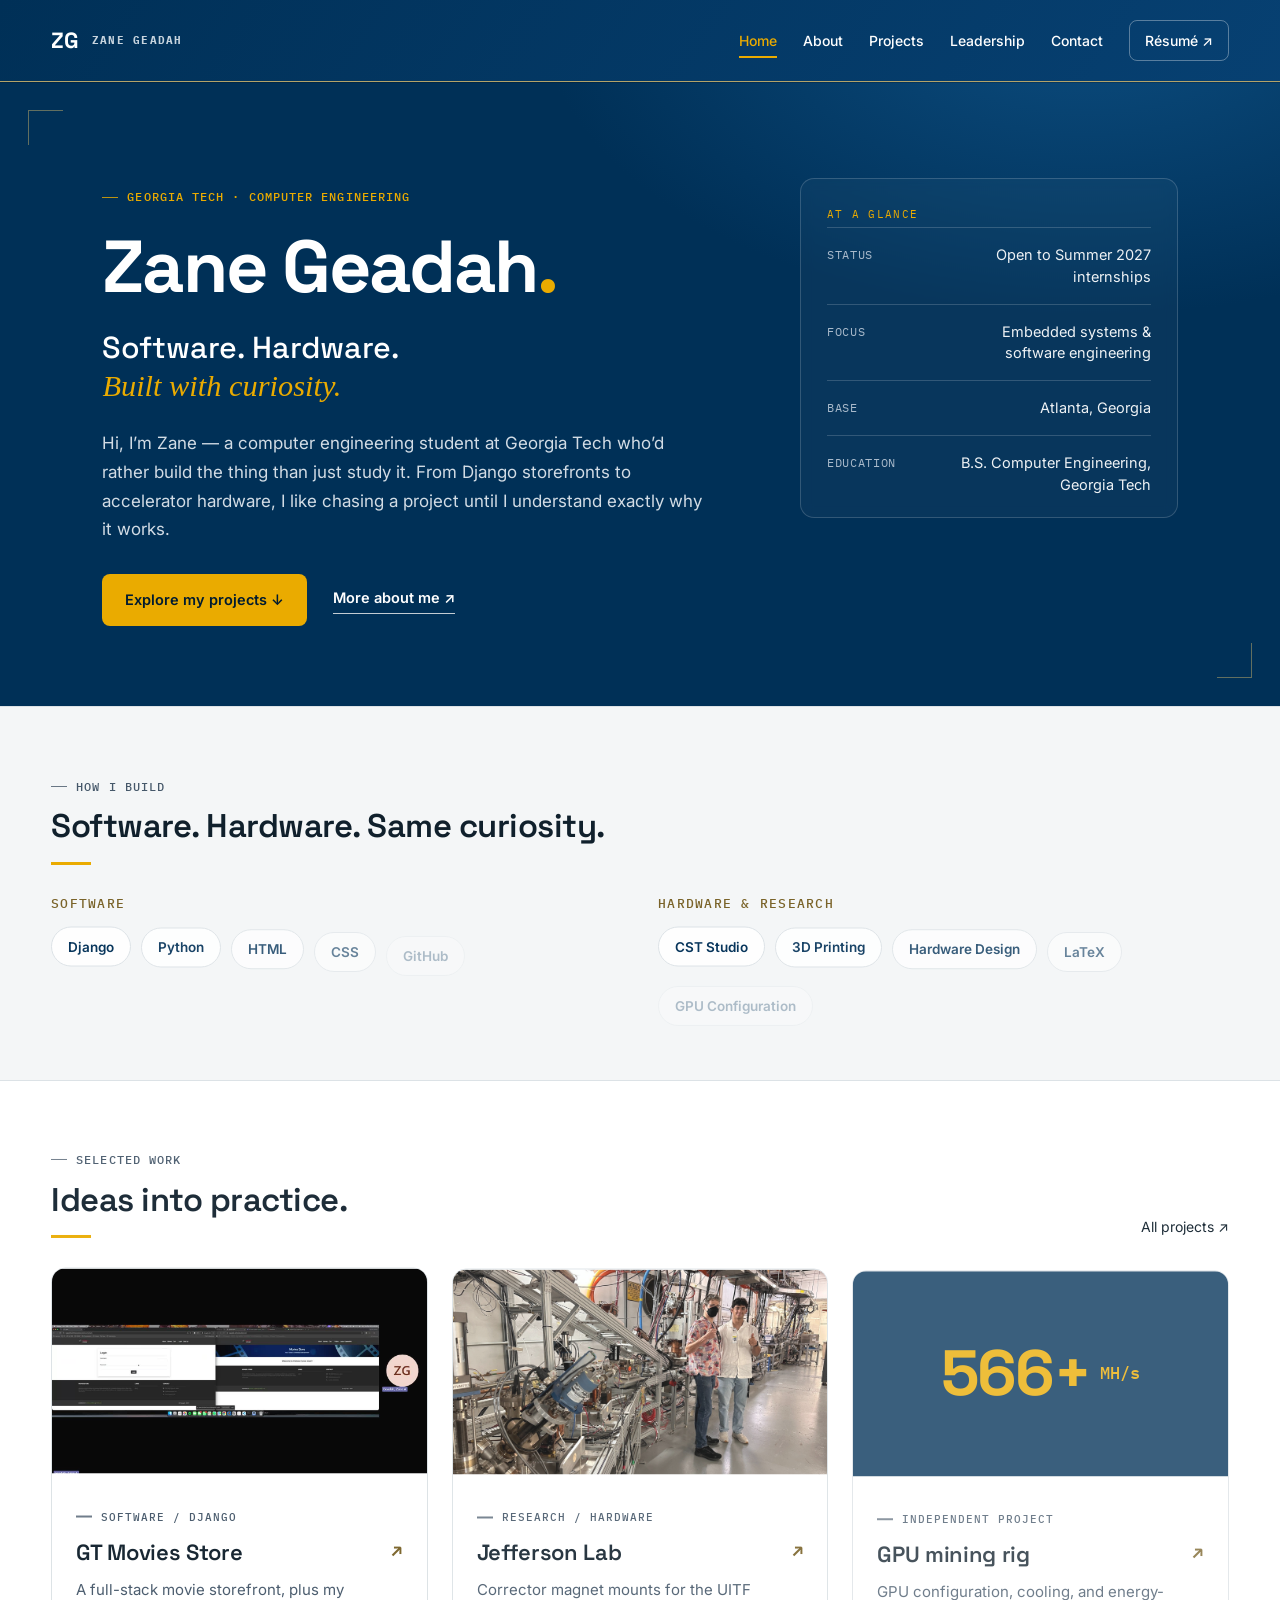
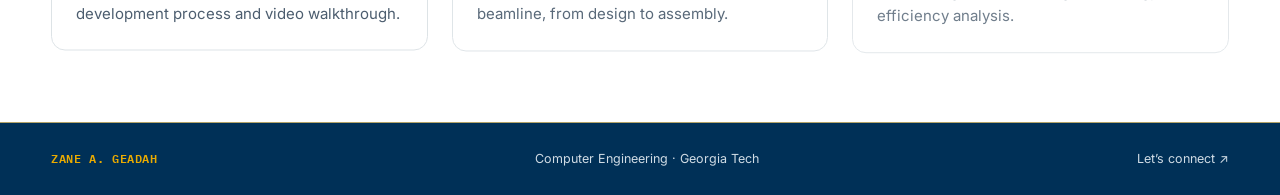
<file: index.html>
<!doctype html><html lang="en"><head><meta charset="utf-8"><meta name="viewport" content="width=device-width,initial-scale=1"><title>Engineering portfolio | Zane Geadah</title><meta name="description" content="Zane Geadah — Georgia Tech computer engineering student. Projects, research, leadership, and a GT Movies Store walkthrough."><meta name="theme-color" content="#003057"><link rel="icon" href="data:image/svg+xml,%3Csvg xmlns='http://www.w3.org/2000/svg' viewBox='0 0 64 64'%3E%3Crect width='64' height='64' rx='14' fill='%23003057'/%3E%3Ctext x='32' y='41' font-family='Georgia,serif' font-size='26' fill='%23eaab00' text-anchor='middle'%3EZG%3C/text%3E%3C/svg%3E"><link rel="preconnect" href="https://fonts.googleapis.com"><link rel="preconnect" href="https://fonts.gstatic.com" crossorigin><link rel="stylesheet" href="https://fonts.googleapis.com/css2?family=Space+Grotesk:wght@500;600;700&family=Inter:wght@400;500;600;700&family=IBM+Plex+Mono:wght@400;500;600&display=swap"><link rel="stylesheet" href="style.css"></head><body><a class="skip" href="#main">Skip to content</a><header><a class="brand" href="index.html">ZG<span>ZANE GEADAH</span></a><button class="nav-toggle" type="button" aria-expanded="false" aria-controls="site-nav"><span class="nav-toggle-bars" aria-hidden="true"></span><span class="visually-hidden">Menu</span></button><nav id="site-nav" aria-label="Main navigation"><a href="index.html" aria-current="page">Home</a><a href="about.html">About</a><a href="projects.html">Projects</a><a href="leadership.html">Leadership</a><a href="contact.html">Contact</a><a class="resume" href="assets/Zane-Geadah-Resume.pdf" target="_blank" rel="noopener">Résumé ↗</a></nav></header><main id="main"><section class="home-hero"><div class="hero-grid wrap"><div class="hero-copy"><p class="eyebrow">GEORGIA TECH · COMPUTER ENGINEERING</p><h1>Zane Geadah<span class="gold">.</span></h1><p class="hero-line">Software. Hardware.<br><em>Built with curiosity.</em></p><p class="intro-text">Hi, I’m Zane — a computer engineering student at Georgia Tech who’d rather build the thing than just study it. From Django storefronts to accelerator hardware, I like chasing a project until I understand exactly why it works.</p><div class="actions"><a class="button" href="projects.html">Explore my projects ↓</a><a class="text-link" href="about.html">More about me ↗</a></div></div><aside class="hero-plate" aria-label="At a glance"><p class="hero-plate-title">AT A GLANCE</p><dl><div><dt>Status</dt><dd>Open to Summer 2027 internships</dd></div><div><dt>Focus</dt><dd>Embedded systems &amp; software engineering</dd></div><div><dt>Base</dt><dd>Atlanta, Georgia</dd></div><div><dt>Education</dt><dd>B.S. Computer Engineering, Georgia Tech</dd></div></dl></aside></div></section><section class="toolbox wrap"><div class="section-title"><div><p class="eyebrow">HOW I BUILD</p><h2>Software. Hardware. Same curiosity.</h2></div></div><div class="toolbox-groups"><div class="toolbox-group"><h3>SOFTWARE</h3><div class="toolbox-tags"><span>Django</span><span>Python</span><span>HTML</span><span>CSS</span><span>GitHub</span><span>PythonAnywhere</span></div></div><div class="toolbox-group"><h3>HARDWARE &amp; RESEARCH</h3><div class="toolbox-tags"><span>CST Studio</span><span>3D Printing</span><span>Hardware Design</span><span>LaTeX</span><span>GPU Configuration</span><span>Thermal Management</span></div></div></div></section><section class="home-projects wrap"><div class="section-title"><div><p class="eyebrow">SELECTED WORK</p><h2>Ideas into practice.</h2></div><a href="projects.html">All projects ↗</a></div><div class="cards"><a class="card" href="gt-movies-store.html"><div class="card-image"><img src="assets/gt-movies-store-poster.jpg" alt="" loading="lazy"></div><div class="card-copy"><p class="eyebrow">SOFTWARE / DJANGO</p><h2>GT Movies Store<span aria-hidden="true">↗</span></h2><p>A full-stack movie storefront, plus my development process and video walkthrough.</p></div></a><a class="card" href="jefferson-lab.html"><div class="card-image"><img src="assets/uitf-beamline.jpg" alt="" loading="lazy"></div><div class="card-copy"><p class="eyebrow">RESEARCH / HARDWARE</p><h2>Jefferson Lab<span aria-hidden="true">↗</span></h2><p>Corrector magnet mounts for the UITF beamline, from design to assembly.</p></div></a><a class="card" href="mining-rig.html"><div class="card-mark" aria-hidden="true"><span data-count="700" data-suffix="+">700+</span> <small>MH/s</small></div><div class="card-copy"><p class="eyebrow">INDEPENDENT PROJECT</p><h2>GPU mining rig<span aria-hidden="true">↗</span></h2><p>GPU configuration, cooling, and energy-efficiency analysis.</p></div></a></div></section></main><footer><a class="footer-name" href="index.html">ZANE A. GEADAH</a><span>Computer Engineering · Georgia Tech</span><a href="mailto:zageadah@gmail.com">Let’s connect ↗</a></footer><dialog id="image-viewer" aria-label="Project image detail"><button id="close-viewer" aria-label="Close image">Close ×</button><img id="viewer-image" alt=""><p id="viewer-caption"></p></dialog><script src="assets/vendor/anime.min.js"></script><script src="site.js"></script><script src="motion.js"></script></body></html>
</file>
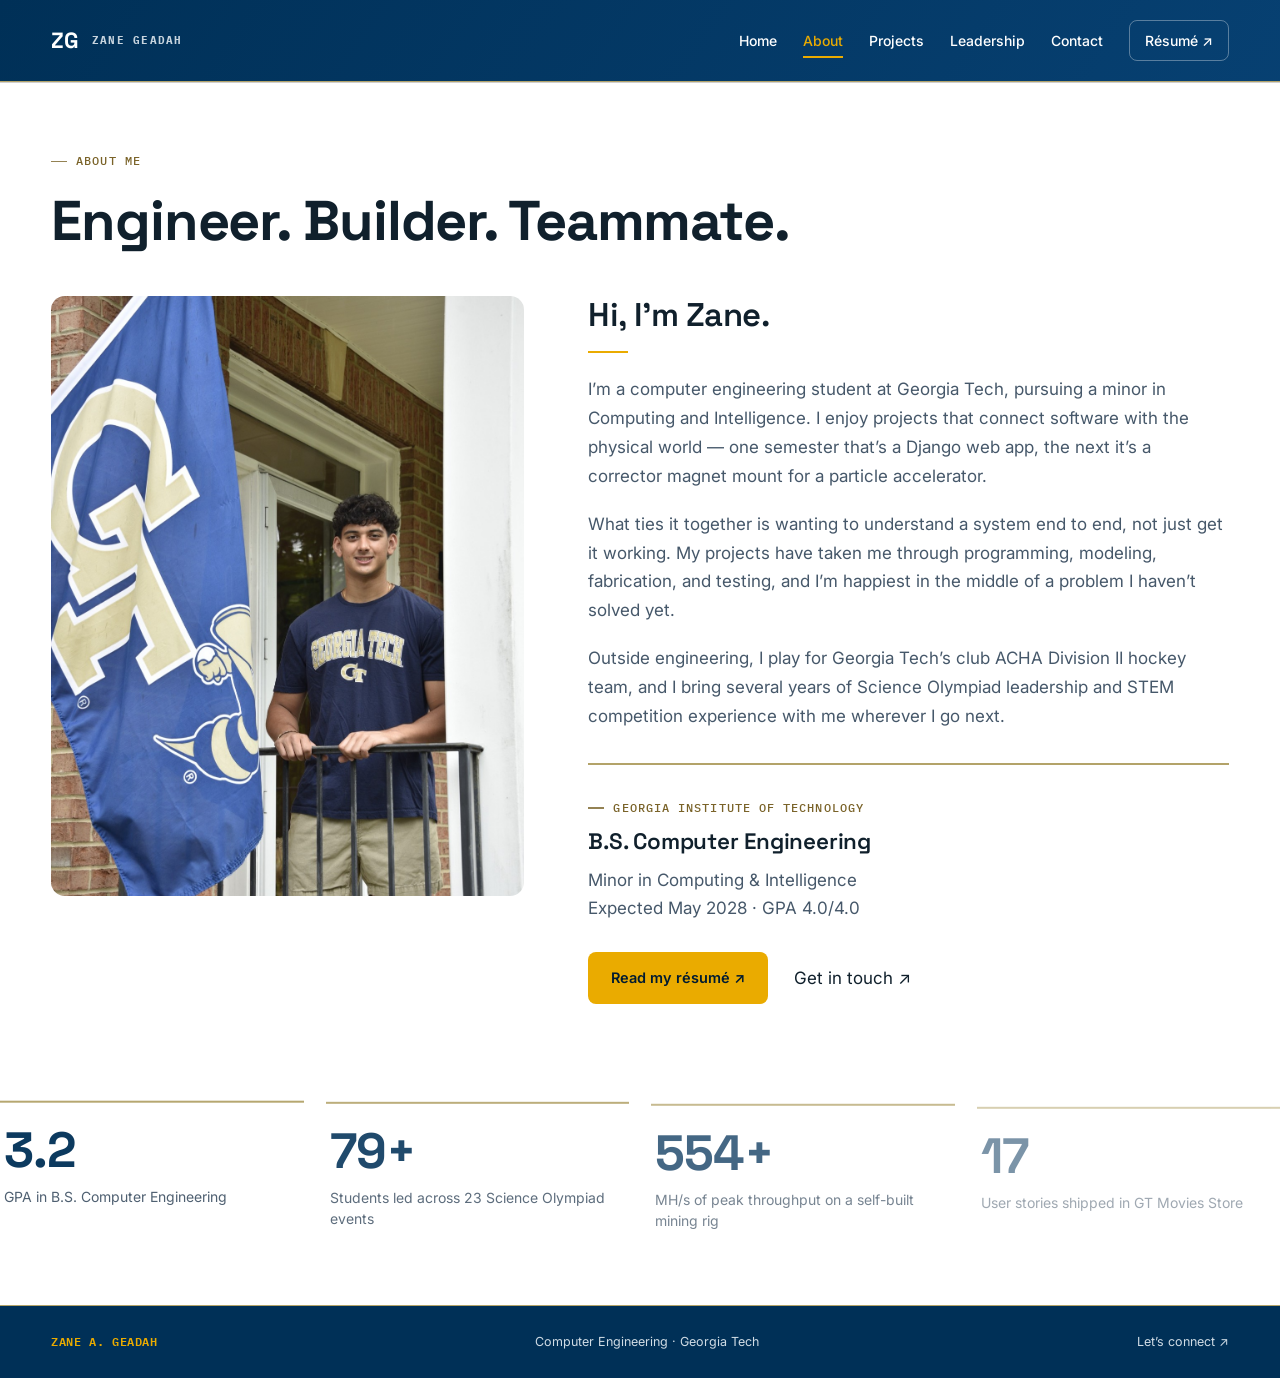
<file: about.html>
<!doctype html><html lang="en"><head><meta charset="utf-8"><meta name="viewport" content="width=device-width,initial-scale=1"><title>About me | Zane Geadah</title><meta name="description" content="Zane Geadah — Georgia Tech computer engineering student. Projects, research, leadership, and a GT Movies Store walkthrough."><meta name="theme-color" content="#003057"><link rel="icon" href="data:image/svg+xml,%3Csvg xmlns='http://www.w3.org/2000/svg' viewBox='0 0 64 64'%3E%3Crect width='64' height='64' rx='14' fill='%23003057'/%3E%3Ctext x='32' y='41' font-family='Georgia,serif' font-size='26' fill='%23eaab00' text-anchor='middle'%3EZG%3C/text%3E%3C/svg%3E"><link rel="preconnect" href="https://fonts.googleapis.com"><link rel="preconnect" href="https://fonts.gstatic.com" crossorigin><link rel="stylesheet" href="https://fonts.googleapis.com/css2?family=Space+Grotesk:wght@500;600;700&family=Inter:wght@400;500;600;700&family=IBM+Plex+Mono:wght@400;500;600&display=swap"><link rel="stylesheet" href="style.css"></head><body><a class="skip" href="#main">Skip to content</a><header><a class="brand" href="index.html">ZG<span>ZANE GEADAH</span></a><button class="nav-toggle" type="button" aria-expanded="false" aria-controls="site-nav"><span class="nav-toggle-bars" aria-hidden="true"></span><span class="visually-hidden">Menu</span></button><nav id="site-nav" aria-label="Main navigation"><a href="index.html">Home</a><a href="about.html" aria-current="page">About</a><a href="projects.html">Projects</a><a href="leadership.html">Leadership</a><a href="contact.html">Contact</a><a class="resume" href="assets/Zane-Geadah-Resume.pdf" target="_blank" rel="noopener">Résumé ↗</a></nav></header><main id="main"><section class="page-heading wrap"><p class="eyebrow">ABOUT ME</p><h1>Engineer. Builder. Teammate.</h1></section><section class="split wrap about-layout"><figure class="about-photo"><img src="assets/about-zane.jpg" alt="Zane standing beside a Georgia Tech flag"><figcaption>Georgia Tech / Atlanta, Georgia</figcaption></figure><div class="prose"><h2>Hi, I’m Zane.</h2><p>I’m a computer engineering student at Georgia Tech, pursuing a minor in Computing and Intelligence. I enjoy projects that connect software with the physical world — one semester that’s a Django web app, the next it’s a corrector magnet mount for a particle accelerator.</p><p>What ties it together is wanting to understand a system end to end, not just get it working. My projects have taken me through programming, modeling, fabrication, and testing, and I’m happiest in the middle of a problem I haven’t solved yet.</p><p>Outside engineering, I play for Georgia Tech’s club ACHA Division II hockey team, and I bring several years of Science Olympiad leadership and STEM competition experience with me wherever I go next.</p><div class="education-block"><p class="eyebrow">GEORGIA INSTITUTE OF TECHNOLOGY</p><h3>B.S. Computer Engineering</h3><p>Minor in Computing &amp; Intelligence<br>Expected May 2028 · GPA 4.0/4.0</p></div><div class="actions"><a class="button" href="assets/Zane-Geadah-Resume.pdf" target="_blank" rel="noopener">Read my résumé ↗</a><a href="contact.html">Get in touch ↗</a></div></div></section><section class="wrap stat-strip" aria-label="Zane by the numbers"><div class="stat"><strong data-count="4" data-decimals="1">4.0</strong><span>GPA in B.S. Computer Engineering</span></div><div class="stat"><strong data-count="100" data-suffix="+">100+</strong><span>Students led across 23 Science Olympiad events</span></div><div class="stat"><strong data-count="700" data-suffix="+">700+</strong><span>MH/s of peak throughput on a self-built mining rig</span></div><div class="stat"><strong data-count="21">21</strong><span>User stories shipped in GT Movies Store</span></div></section></main><footer><a class="footer-name" href="index.html">ZANE A. GEADAH</a><span>Computer Engineering · Georgia Tech</span><a href="mailto:zageadah@gmail.com">Let’s connect ↗</a></footer><dialog id="image-viewer" aria-label="Project image detail"><button id="close-viewer" aria-label="Close image">Close ×</button><img id="viewer-image" alt=""><p id="viewer-caption"></p></dialog><script src="assets/vendor/anime.min.js"></script><script src="site.js"></script><script src="motion.js"></script></body></html>
</file>
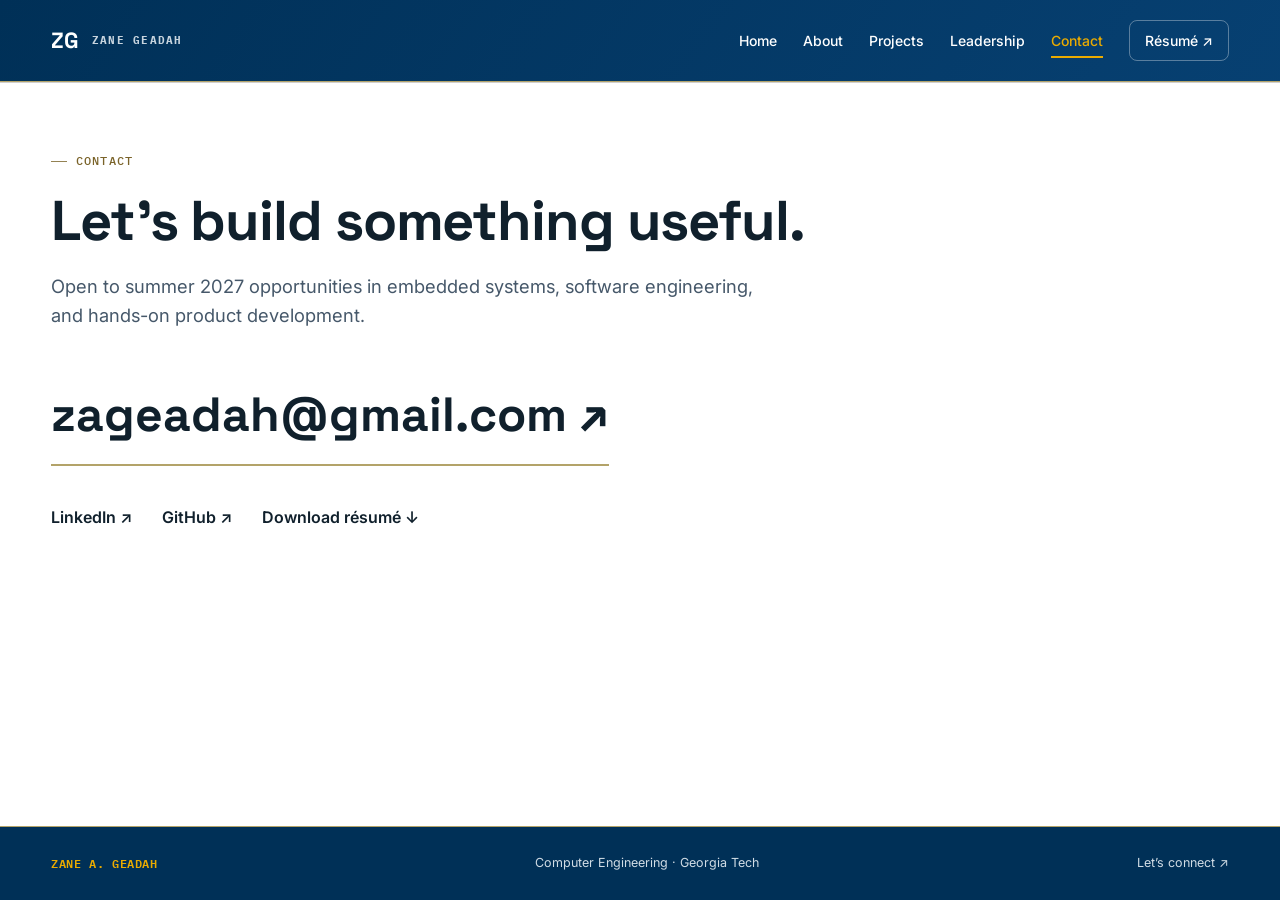
<file: contact.html>
<!doctype html><html lang="en"><head><meta charset="utf-8"><meta name="viewport" content="width=device-width,initial-scale=1"><title>Contact | Zane Geadah</title><meta name="description" content="Zane Geadah — Georgia Tech computer engineering student. Projects, research, leadership, and a GT Movies Store walkthrough."><meta name="theme-color" content="#003057"><link rel="icon" href="data:image/svg+xml,%3Csvg xmlns='http://www.w3.org/2000/svg' viewBox='0 0 64 64'%3E%3Crect width='64' height='64' rx='14' fill='%23003057'/%3E%3Ctext x='32' y='41' font-family='Georgia,serif' font-size='26' fill='%23eaab00' text-anchor='middle'%3EZG%3C/text%3E%3C/svg%3E"><link rel="preconnect" href="https://fonts.googleapis.com"><link rel="preconnect" href="https://fonts.gstatic.com" crossorigin><link rel="stylesheet" href="https://fonts.googleapis.com/css2?family=Space+Grotesk:wght@500;600;700&family=Inter:wght@400;500;600;700&family=IBM+Plex+Mono:wght@400;500;600&display=swap"><link rel="stylesheet" href="style.css"></head><body><a class="skip" href="#main">Skip to content</a><header><a class="brand" href="index.html">ZG<span>ZANE GEADAH</span></a><button class="nav-toggle" type="button" aria-expanded="false" aria-controls="site-nav"><span class="nav-toggle-bars" aria-hidden="true"></span><span class="visually-hidden">Menu</span></button><nav id="site-nav" aria-label="Main navigation"><a href="index.html">Home</a><a href="about.html">About</a><a href="projects.html">Projects</a><a href="leadership.html">Leadership</a><a href="contact.html" aria-current="page">Contact</a><a class="resume" href="assets/Zane-Geadah-Resume.pdf" target="_blank" rel="noopener">Résumé ↗</a></nav></header><main id="main"><section class="page-heading wrap"><p class="eyebrow">CONTACT</p><h1>Let’s build something useful.</h1><p class="lede">Open to summer 2027 opportunities in embedded systems, software engineering, and hands-on product development.</p></section><section class="wrap contact-page"><a class="email" href="mailto:zageadah@gmail.com">zageadah@gmail.com ↗</a><div class="contact-links"><a href="https://www.linkedin.com/in/zane-geadah" target="_blank" rel="noopener">LinkedIn ↗</a><a href="https://github.com/ZaneGeadah" target="_blank" rel="noopener">GitHub ↗</a><a href="assets/Zane-Geadah-Resume.pdf" download>Download résumé ↓</a></div></section></main><footer><a class="footer-name" href="index.html">ZANE A. GEADAH</a><span>Computer Engineering · Georgia Tech</span><a href="mailto:zageadah@gmail.com">Let’s connect ↗</a></footer><dialog id="image-viewer" aria-label="Project image detail"><button id="close-viewer" aria-label="Close image">Close ×</button><img id="viewer-image" alt=""><p id="viewer-caption"></p></dialog><script src="assets/vendor/anime.min.js"></script><script src="site.js"></script><script src="motion.js"></script></body></html>
</file>
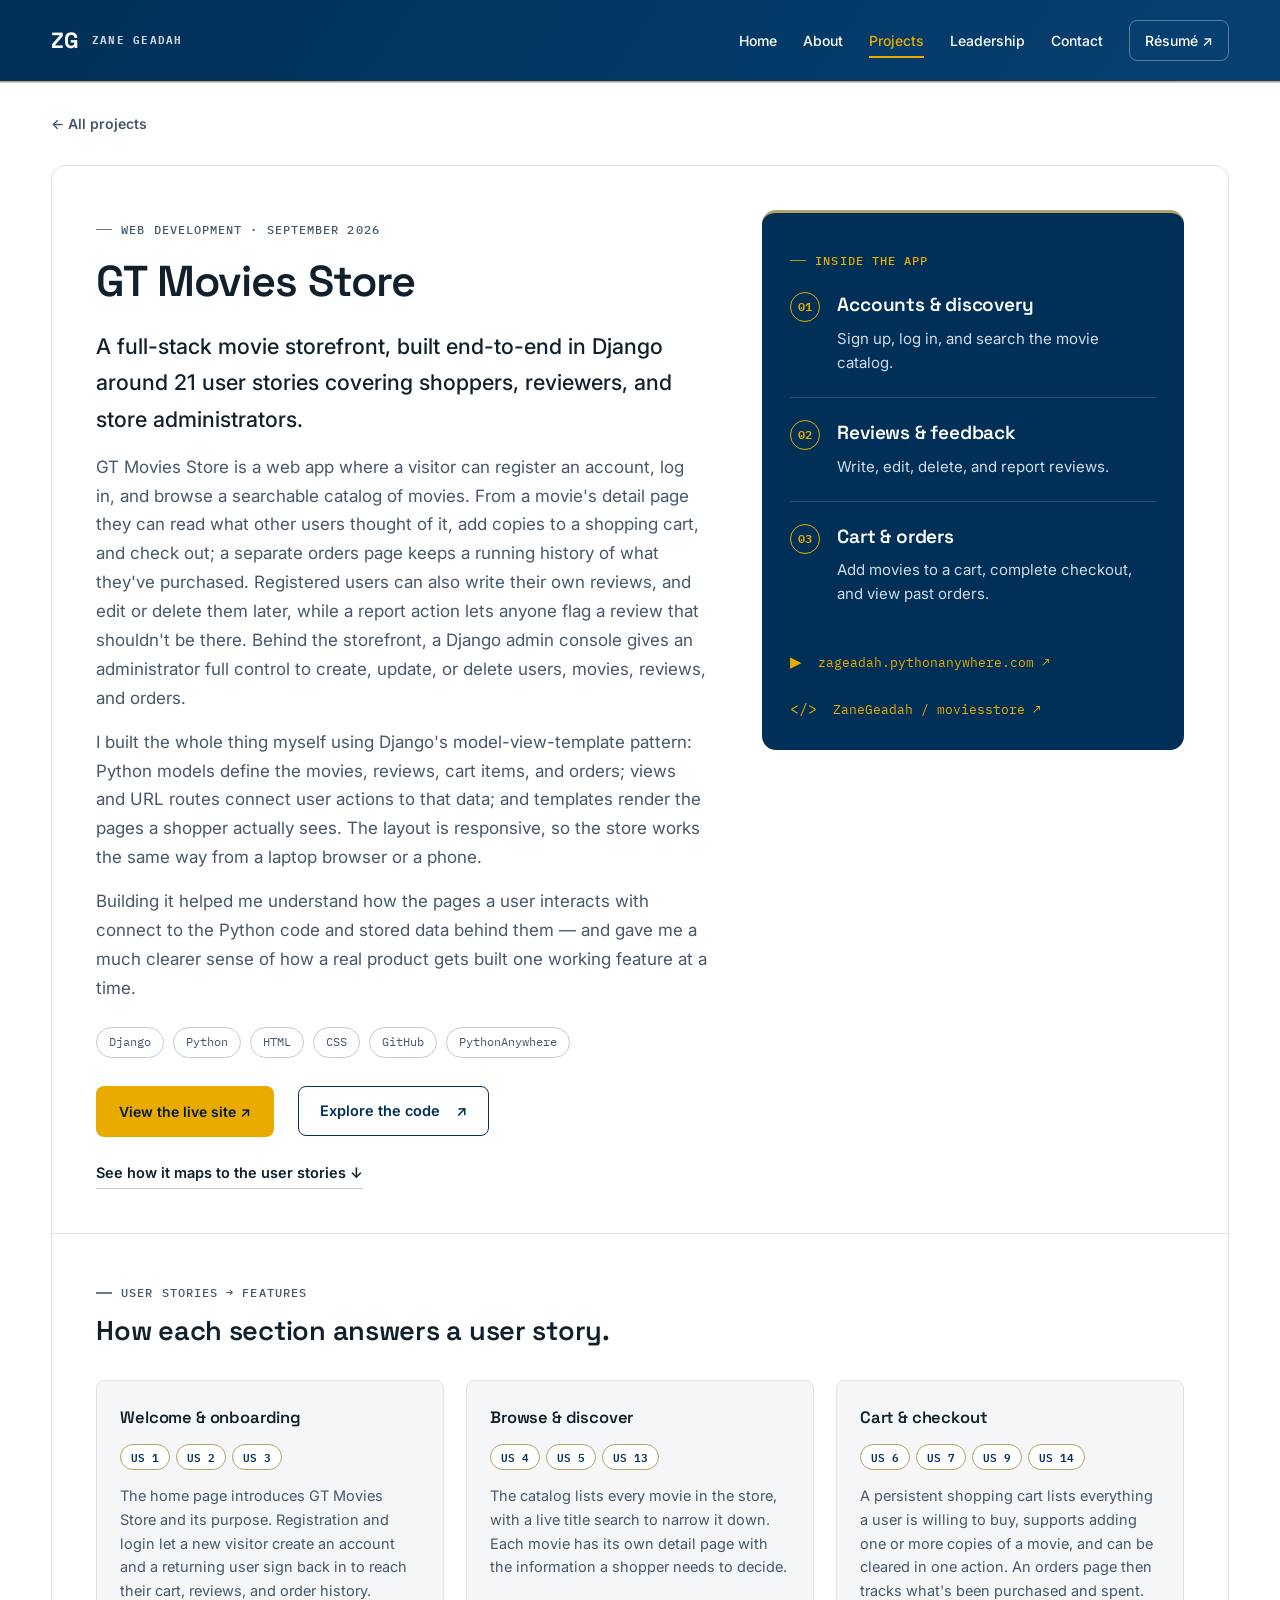
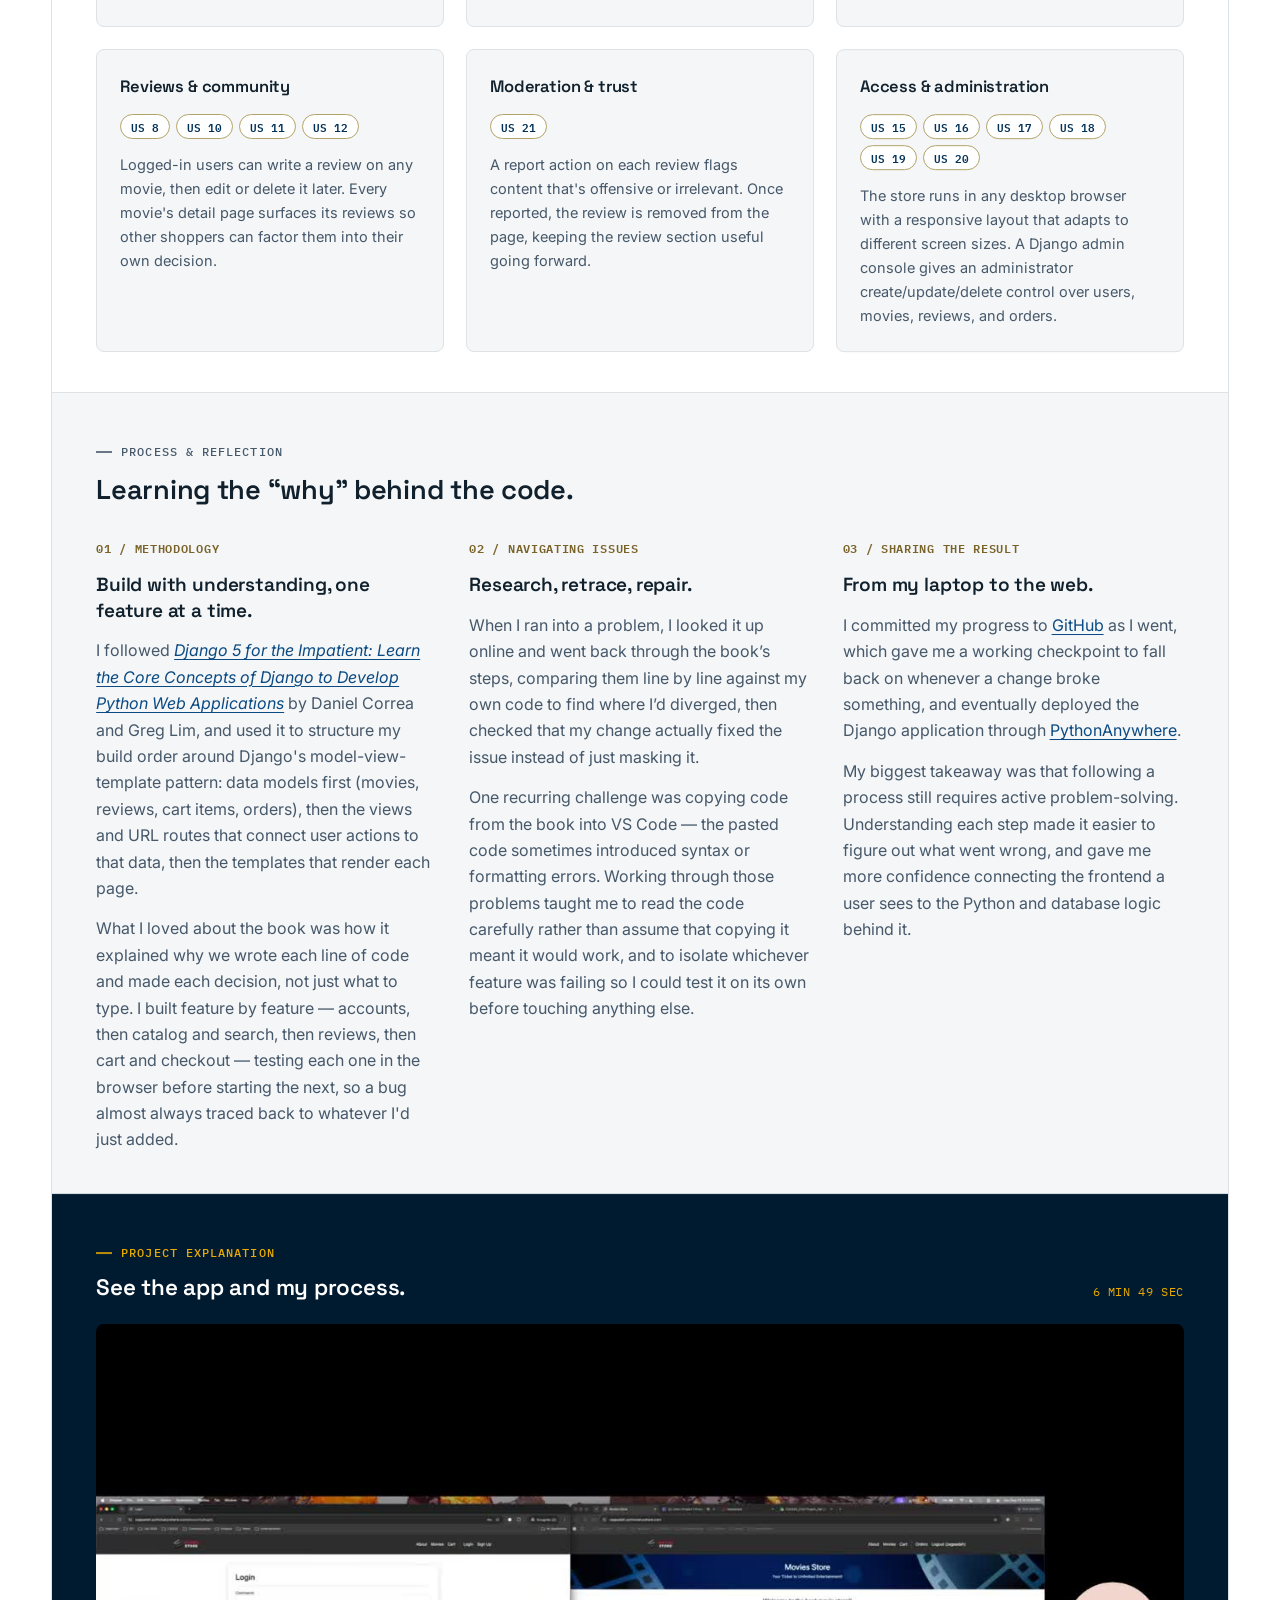
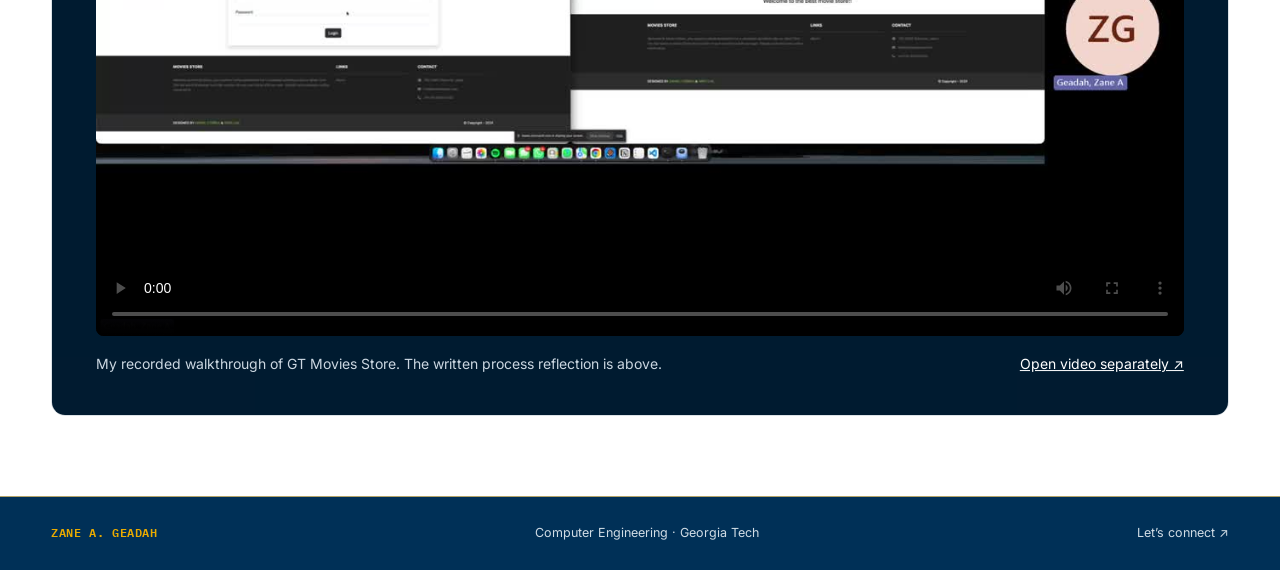
<file: gt-movies-store.html>
<!doctype html><html lang="en"><head><meta charset="utf-8"><meta name="viewport" content="width=device-width,initial-scale=1"><title>GT Movies Store | Zane Geadah</title><meta name="description" content="Zane Geadah — Georgia Tech computer engineering student. Projects, research, leadership, and a GT Movies Store walkthrough."><meta name="theme-color" content="#003057"><link rel="icon" href="data:image/svg+xml,%3Csvg xmlns='http://www.w3.org/2000/svg' viewBox='0 0 64 64'%3E%3Crect width='64' height='64' rx='14' fill='%23003057'/%3E%3Ctext x='32' y='41' font-family='Georgia,serif' font-size='26' fill='%23eaab00' text-anchor='middle'%3EZG%3C/text%3E%3C/svg%3E"><link rel="preconnect" href="https://fonts.googleapis.com"><link rel="preconnect" href="https://fonts.gstatic.com" crossorigin><link rel="stylesheet" href="https://fonts.googleapis.com/css2?family=Space+Grotesk:wght@500;600;700&family=Inter:wght@400;500;600;700&family=IBM+Plex+Mono:wght@400;500;600&display=swap"><link rel="stylesheet" href="style.css"></head><body><a class="skip" href="#main">Skip to content</a><header><a class="brand" href="index.html">ZG<span>ZANE GEADAH</span></a><button class="nav-toggle" type="button" aria-expanded="false" aria-controls="site-nav"><span class="nav-toggle-bars" aria-hidden="true"></span><span class="visually-hidden">Menu</span></button><nav id="site-nav" aria-label="Main navigation"><a href="index.html">Home</a><a href="about.html">About</a><a href="projects.html" aria-current="page">Projects</a><a href="leadership.html">Leadership</a><a href="contact.html">Contact</a><a class="resume" href="assets/Zane-Geadah-Resume.pdf" target="_blank" rel="noopener">Résumé ↗</a></nav></header><main id="main"><div class="wrap breadcrumb"><a href="projects.html">← All projects</a></div><section class="wrap movie-page"><article id="gt-movies-store" class="movie-project" aria-labelledby="movies-title">
    <div class="movie-overview">
      <div class="movie-description"><p class="eyebrow">WEB DEVELOPMENT · SEPTEMBER 2026</p><h3 id="movies-title">GT Movies Store</h3>
        <p class="project-lead">A full-stack movie storefront, built end-to-end in Django around 21 user stories covering shoppers, reviewers, and store administrators.</p>
        <p>GT Movies Store is a web app where a visitor can register an account, log in, and browse a searchable catalog of movies. From a movie's detail page they can read what other users thought of it, add copies to a shopping cart, and check out; a separate orders page keeps a running history of what they've purchased. Registered users can also write their own reviews, and edit or delete them later, while a report action lets anyone flag a review that shouldn't be there. Behind the storefront, a Django admin console gives an administrator full control to create, update, or delete users, movies, reviews, and orders.</p>
        <p>I built the whole thing myself using Django's model-view-template pattern: Python models define the movies, reviews, cart items, and orders; views and URL routes connect user actions to that data; and templates render the pages a shopper actually sees. The layout is responsive, so the store works the same way from a laptop browser or a phone.</p>
        <p>Building it helped me understand how the pages a user interacts with connect to the Python code and stored data behind them — and gave me a much clearer sense of how a real product gets built one working feature at a time.</p>
        <div class="tags" aria-label="Project technologies"><span>Django</span><span>Python</span><span>HTML</span><span>CSS</span><span>GitHub</span><span>PythonAnywhere</span></div>
        <div class="project-actions"><a class="button" href="https://zageadah.pythonanywhere.com/" target="_blank" rel="noopener">View the live site ↗</a><a class="button-outline" href="https://github.com/ZaneGeadah/moviesstore" target="_blank" rel="noopener">Explore the code <span aria-hidden="true">↗</span></a><a class="text-link" href="#story-map">See how it maps to the user stories ↓</a></div>
      </div>
      <aside class="movie-capabilities" aria-label="Application features"><p class="eyebrow">INSIDE THE APP</p>
        <div><span aria-hidden="true">01</span><section><h4>Accounts &amp; discovery</h4><p>Sign up, log in, and search the movie catalog.</p></section></div>
        <div><span aria-hidden="true">02</span><section><h4>Reviews &amp; feedback</h4><p>Write, edit, delete, and report reviews.</p></section></div>
        <div><span aria-hidden="true">03</span><section><h4>Cart &amp; orders</h4><p>Add movies to a cart, complete checkout, and view past orders.</p></section></div>
        <a class="code-note" href="https://zageadah.pythonanywhere.com/" target="_blank" rel="noopener"><span aria-hidden="true">▶</span> zageadah.pythonanywhere.com ↗</a>
        <a class="code-note" href="https://github.com/ZaneGeadah/moviesstore/tree/main" target="_blank" rel="noopener"><span aria-hidden="true">&lt;/&gt;</span> ZaneGeadah / moviesstore ↗</a>
      </aside>
    </div>
    <div id="story-map" class="story-map" aria-labelledby="story-map-title"><div class="process-heading"><p class="eyebrow">USER STORIES → FEATURES</p><h3 id="story-map-title">How each section answers a user story.</h3></div>
      <div class="story-grid">
        <div class="story-card"><h4>Welcome &amp; onboarding</h4><div class="story-ids"><span>US 1</span><span>US 2</span><span>US 3</span></div><p>The home page introduces GT Movies Store and its purpose. Registration and login let a new visitor create an account and a returning user sign back in to reach their cart, reviews, and order history.</p></div>
        <div class="story-card"><h4>Browse &amp; discover</h4><div class="story-ids"><span>US 4</span><span>US 5</span><span>US 13</span></div><p>The catalog lists every movie in the store, with a live title search to narrow it down. Each movie has its own detail page with the information a shopper needs to decide.</p></div>
        <div class="story-card"><h4>Cart &amp; checkout</h4><div class="story-ids"><span>US 6</span><span>US 7</span><span>US 9</span><span>US 14</span></div><p>A persistent shopping cart lists everything a user is willing to buy, supports adding one or more copies of a movie, and can be cleared in one action. An orders page then tracks what's been purchased and spent.</p></div>
        <div class="story-card"><h4>Reviews &amp; community</h4><div class="story-ids"><span>US 8</span><span>US 10</span><span>US 11</span><span>US 12</span></div><p>Logged-in users can write a review on any movie, then edit or delete it later. Every movie's detail page surfaces its reviews so other shoppers can factor them into their own decision.</p></div>
        <div class="story-card"><h4>Moderation &amp; trust</h4><div class="story-ids"><span>US 21</span></div><p>A report action on each review flags content that's offensive or irrelevant. Once reported, the review is removed from the page, keeping the review section useful going forward.</p></div>
        <div class="story-card"><h4>Access &amp; administration</h4><div class="story-ids"><span>US 15</span><span>US 16</span><span>US 17</span><span>US 18</span><span>US 19</span><span>US 20</span></div><p>The store runs in any desktop browser with a responsive layout that adapts to different screen sizes. A Django admin console gives an administrator create/update/delete control over users, movies, reviews, and orders.</p></div>
      </div>
    </div>
    <div class="project-process" aria-labelledby="process-title"><div class="process-heading"><p class="eyebrow">PROCESS &amp; REFLECTION</p><h3 id="process-title">Learning the “why” behind the code.</h3></div>
      <div class="process-grid"><section><span class="process-number">01 / METHODOLOGY</span><h4>Build with understanding, one feature at a time.</h4><p>I followed <a href="https://galileo-gatech.primo.exlibrisgroup.com/discovery/fulldisplay?docid=alma9915270455502947&amp;context=L&amp;vid=01GALI_GIT:GT&amp;lang=en&amp;adaptor=Local%20Search%20Engine" target="_blank" rel="noopener"><cite>Django 5 for the Impatient: Learn the Core Concepts of Django to Develop Python Web Applications</cite></a> by Daniel Correa and Greg Lim, and used it to structure my build order around Django's model-view-template pattern: data models first (movies, reviews, cart items, orders), then the views and URL routes that connect user actions to that data, then the templates that render each page.</p><p>What I loved about the book was how it explained why we wrote each line of code and made each decision, not just what to type. I built feature by feature — accounts, then catalog and search, then reviews, then cart and checkout — testing each one in the browser before starting the next, so a bug almost always traced back to whatever I'd just added.</p></section>
      <section><span class="process-number">02 / NAVIGATING ISSUES</span><h4>Research, retrace, repair.</h4><p>When I ran into a problem, I looked it up online and went back through the book’s steps, comparing them line by line against my own code to find where I’d diverged, then checked that my change actually fixed the issue instead of just masking it.</p><p>One recurring challenge was copying code from the book into VS Code — the pasted code sometimes introduced syntax or formatting errors. Working through those problems taught me to read the code carefully rather than assume that copying it meant it would work, and to isolate whichever feature was failing so I could test it on its own before touching anything else.</p></section>
      <section><span class="process-number">03 / SHARING THE RESULT</span><h4>From my laptop to the web.</h4><p>I committed my progress to <a href="https://github.com/ZaneGeadah/moviesstore" target="_blank" rel="noopener">GitHub</a> as I went, which gave me a working checkpoint to fall back on whenever a change broke something, and eventually deployed the Django application through <a href="https://www.pythonanywhere.com/user/zageadah/" target="_blank" rel="noopener">PythonAnywhere</a>.</p><p>My biggest takeaway was that following a process still requires active problem-solving. Understanding each step made it easier to figure out what went wrong, and gave me more confidence connecting the frontend a user sees to the Python and database logic behind it.</p></section></div>
    </div>
    <div id="project-video" class="project-video" aria-labelledby="video-title"><div class="video-heading"><div><p class="eyebrow">PROJECT EXPLANATION</p><h3 id="video-title">See the app and my process.</h3></div><span>6 MIN 49 SEC</span></div>
      <video controls playsinline preload="metadata" poster="assets/gt-movies-store-poster.jpg" aria-label="Zane’s GT Movies Store project explanation" aria-describedby="video-description"><source src="assets/gt-movies-store-walkthrough.mp4" type="video/mp4">Your browser does not support embedded video. <a href="assets/gt-movies-store-walkthrough.mp4">Open the project video</a>.</video>
      <div class="video-footer"><p id="video-description">My recorded walkthrough of GT Movies Store. The written process reflection is above.</p><a href="assets/gt-movies-store-walkthrough.mp4" target="_blank" rel="noopener">Open video separately ↗</a></div>
    </div>
  </article></section></main><footer><a class="footer-name" href="index.html">ZANE A. GEADAH</a><span>Computer Engineering · Georgia Tech</span><a href="mailto:zageadah@gmail.com">Let’s connect ↗</a></footer><dialog id="image-viewer" aria-label="Project image detail"><button id="close-viewer" aria-label="Close image">Close ×</button><img id="viewer-image" alt=""><p id="viewer-caption"></p></dialog><script src="assets/vendor/anime.min.js"></script><script src="site.js"></script><script src="motion.js"></script></body></html>
</file>
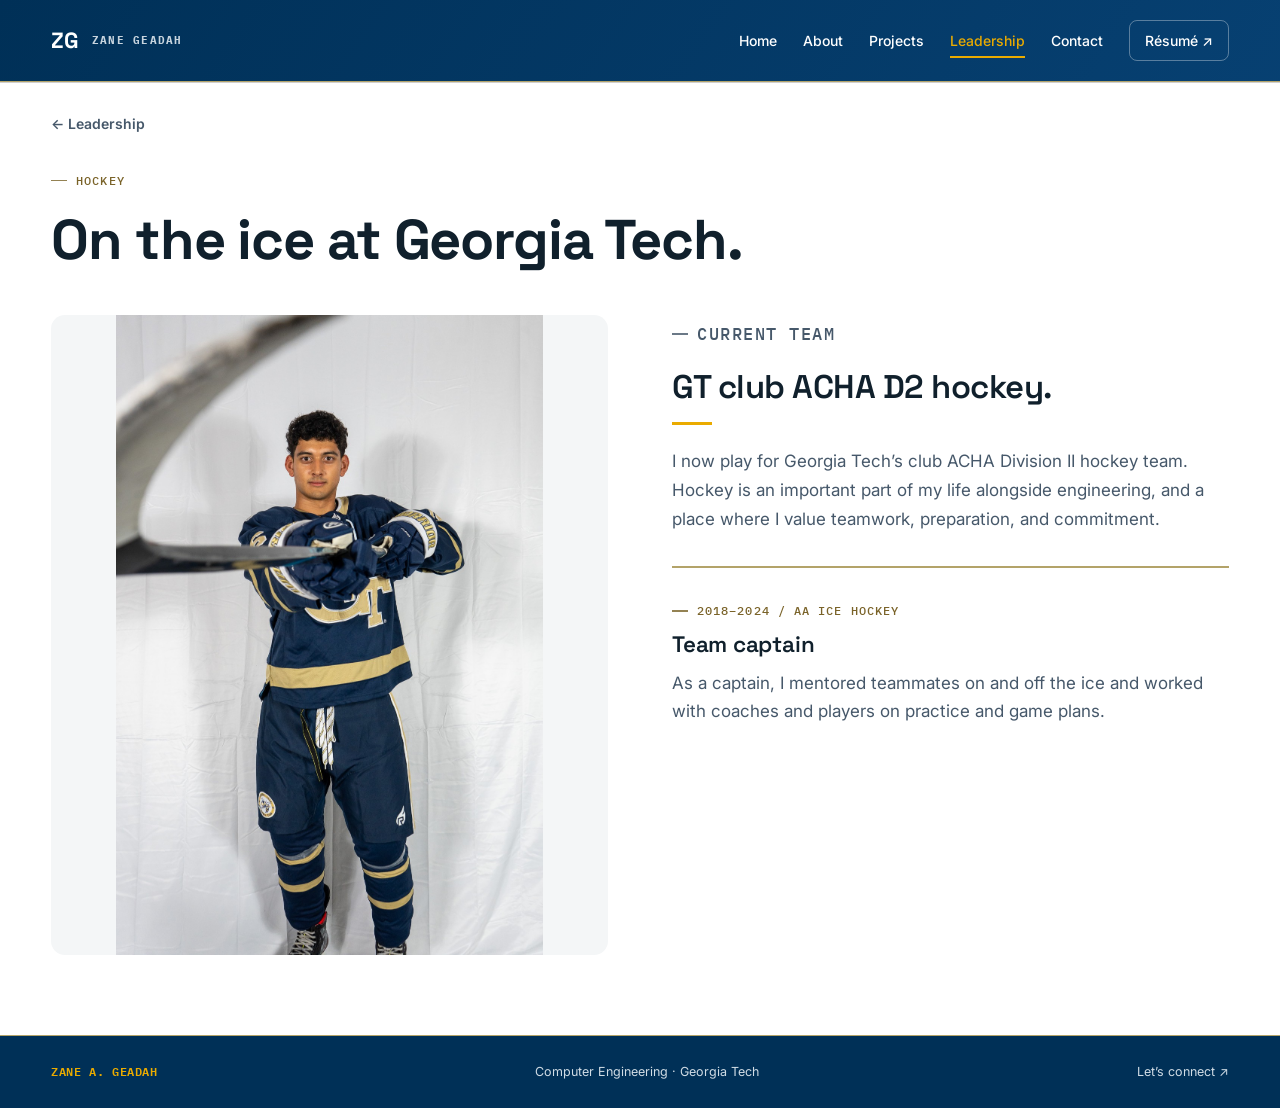
<file: hockey.html>
<!doctype html><html lang="en"><head><meta charset="utf-8"><meta name="viewport" content="width=device-width,initial-scale=1"><title>Hockey | Zane Geadah</title><meta name="description" content="Zane Geadah — Georgia Tech computer engineering student. Projects, research, leadership, and a GT Movies Store walkthrough."><meta name="theme-color" content="#003057"><link rel="icon" href="data:image/svg+xml,%3Csvg xmlns='http://www.w3.org/2000/svg' viewBox='0 0 64 64'%3E%3Crect width='64' height='64' rx='14' fill='%23003057'/%3E%3Ctext x='32' y='41' font-family='Georgia,serif' font-size='26' fill='%23eaab00' text-anchor='middle'%3EZG%3C/text%3E%3C/svg%3E"><link rel="preconnect" href="https://fonts.googleapis.com"><link rel="preconnect" href="https://fonts.gstatic.com" crossorigin><link rel="stylesheet" href="https://fonts.googleapis.com/css2?family=Space+Grotesk:wght@500;600;700&family=Inter:wght@400;500;600;700&family=IBM+Plex+Mono:wght@400;500;600&display=swap"><link rel="stylesheet" href="style.css"></head><body><a class="skip" href="#main">Skip to content</a><header><a class="brand" href="index.html">ZG<span>ZANE GEADAH</span></a><button class="nav-toggle" type="button" aria-expanded="false" aria-controls="site-nav"><span class="nav-toggle-bars" aria-hidden="true"></span><span class="visually-hidden">Menu</span></button><nav id="site-nav" aria-label="Main navigation"><a href="index.html">Home</a><a href="about.html">About</a><a href="projects.html">Projects</a><a href="leadership.html" aria-current="page">Leadership</a><a href="contact.html">Contact</a><a class="resume" href="assets/Zane-Geadah-Resume.pdf" target="_blank" rel="noopener">Résumé ↗</a></nav></header><main id="main"><div class="wrap breadcrumb"><a href="leadership.html">← Leadership</a></div><section class="page-heading wrap"><p class="eyebrow">HOCKEY</p><h1>On the ice at Georgia Tech.</h1></section><section class="wrap split hockey-layout"><figure><img src="assets/gt-hockey.jpg" alt="Zane in Georgia Tech hockey gear holding his stick"><figcaption>Georgia Tech club hockey / ACHA Division II</figcaption></figure><div class="prose"><p class="eyebrow">CURRENT TEAM</p><h2>GT club ACHA D2 hockey.</h2><p>I now play for Georgia Tech’s club ACHA Division II hockey team. Hockey is an important part of my life alongside engineering, and a place where I value teamwork, preparation, and commitment.</p><div class="education-block"><p class="eyebrow">2018–2024 / AA ICE HOCKEY</p><h3>Team captain</h3><p>As a captain, I mentored teammates on and off the ice and worked with coaches and players on practice and game plans.</p></div></div></section></main><footer><a class="footer-name" href="index.html">ZANE A. GEADAH</a><span>Computer Engineering · Georgia Tech</span><a href="mailto:zageadah@gmail.com">Let’s connect ↗</a></footer><dialog id="image-viewer" aria-label="Project image detail"><button id="close-viewer" aria-label="Close image">Close ×</button><img id="viewer-image" alt=""><p id="viewer-caption"></p></dialog><script src="assets/vendor/anime.min.js"></script><script src="site.js"></script><script src="motion.js"></script></body></html>
</file>
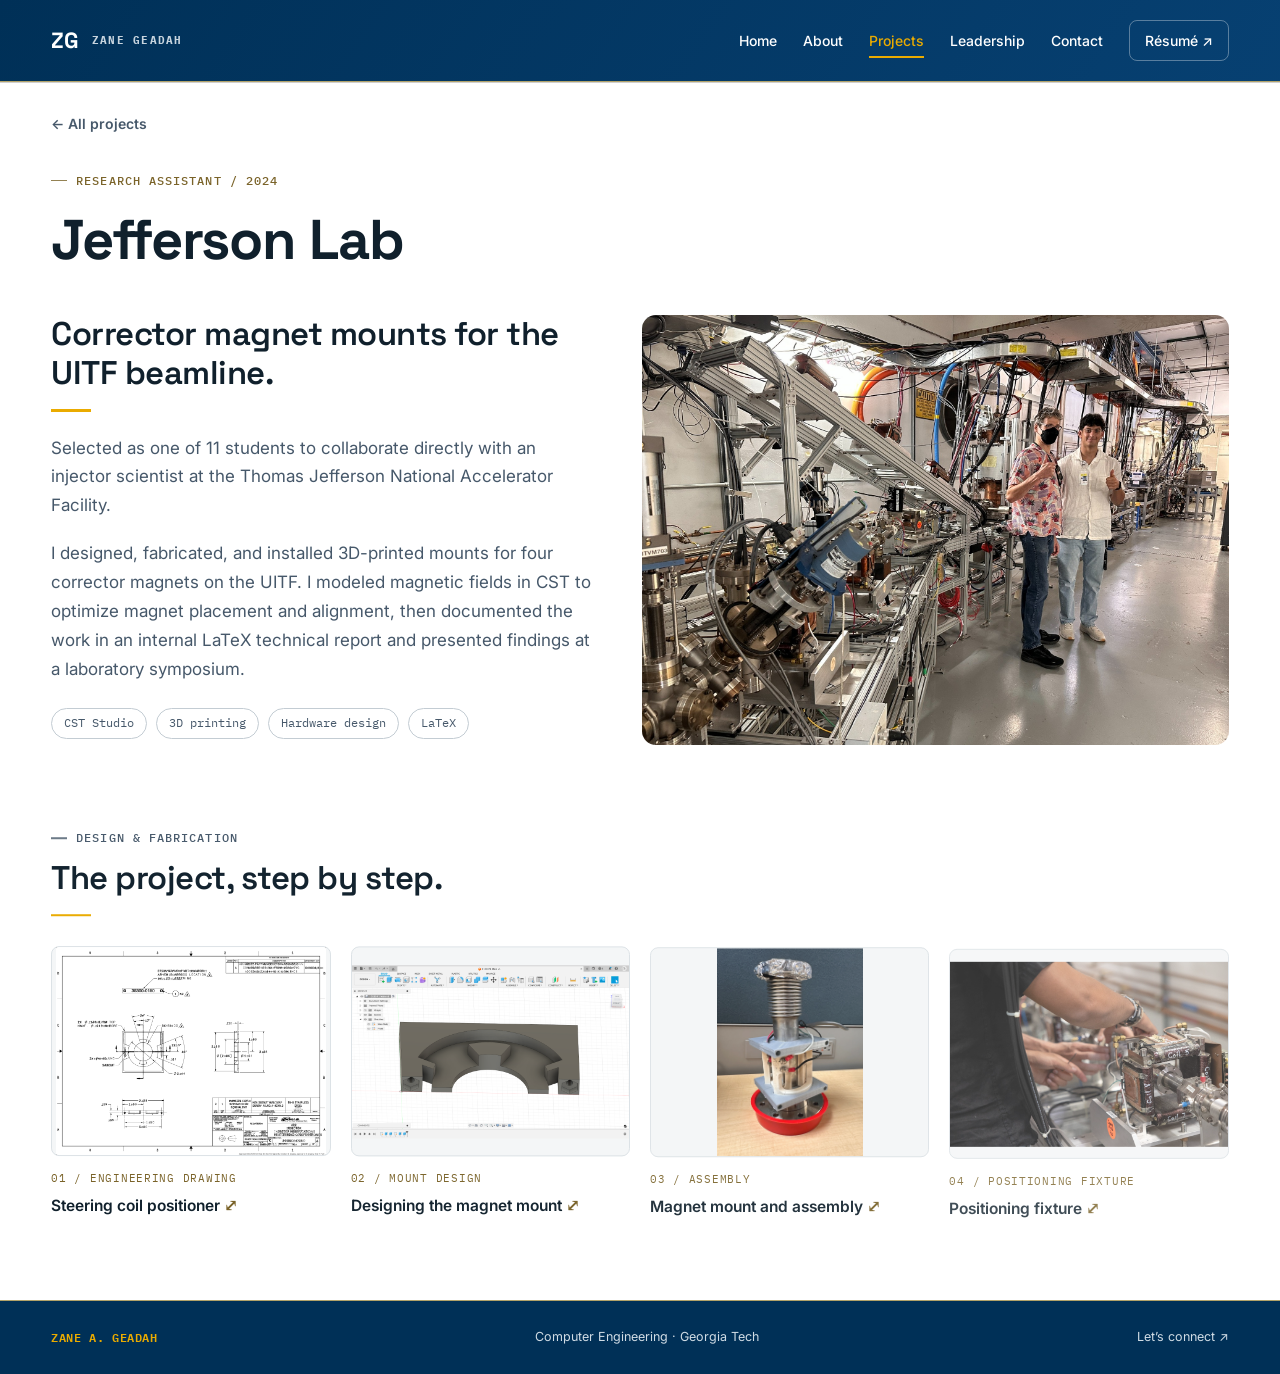
<file: jefferson-lab.html>
<!doctype html><html lang="en"><head><meta charset="utf-8"><meta name="viewport" content="width=device-width,initial-scale=1"><title>Jefferson Lab | Zane Geadah</title><meta name="description" content="Zane Geadah — Georgia Tech computer engineering student. Projects, research, leadership, and a GT Movies Store walkthrough."><meta name="theme-color" content="#003057"><link rel="icon" href="data:image/svg+xml,%3Csvg xmlns='http://www.w3.org/2000/svg' viewBox='0 0 64 64'%3E%3Crect width='64' height='64' rx='14' fill='%23003057'/%3E%3Ctext x='32' y='41' font-family='Georgia,serif' font-size='26' fill='%23eaab00' text-anchor='middle'%3EZG%3C/text%3E%3C/svg%3E"><link rel="preconnect" href="https://fonts.googleapis.com"><link rel="preconnect" href="https://fonts.gstatic.com" crossorigin><link rel="stylesheet" href="https://fonts.googleapis.com/css2?family=Space+Grotesk:wght@500;600;700&family=Inter:wght@400;500;600;700&family=IBM+Plex+Mono:wght@400;500;600&display=swap"><link rel="stylesheet" href="style.css"></head><body><a class="skip" href="#main">Skip to content</a><header><a class="brand" href="index.html">ZG<span>ZANE GEADAH</span></a><button class="nav-toggle" type="button" aria-expanded="false" aria-controls="site-nav"><span class="nav-toggle-bars" aria-hidden="true"></span><span class="visually-hidden">Menu</span></button><nav id="site-nav" aria-label="Main navigation"><a href="index.html">Home</a><a href="about.html">About</a><a href="projects.html" aria-current="page">Projects</a><a href="leadership.html">Leadership</a><a href="contact.html">Contact</a><a class="resume" href="assets/Zane-Geadah-Resume.pdf" target="_blank" rel="noopener">Résumé ↗</a></nav></header><main id="main"><div class="wrap breadcrumb"><a href="projects.html">← All projects</a></div><section class="page-heading wrap"><p class="eyebrow">RESEARCH ASSISTANT / 2024</p><h1>Jefferson Lab</h1></section><section class="wrap lab-overview"><div class="prose"><h2>Corrector magnet mounts for the UITF beamline.</h2><p>Selected as one of 11 students to collaborate directly with an injector scientist at the Thomas Jefferson National Accelerator Facility.</p><p>I designed, fabricated, and installed 3D-printed mounts for four corrector magnets on the UITF. I modeled magnetic fields in CST to optimize magnet placement and alignment, then documented the work in an internal LaTeX technical report and presented findings at a laboratory symposium.</p><div class="tags"><span>CST Studio</span><span>3D printing</span><span>Hardware design</span><span>LaTeX</span></div></div><figure><img src="assets/uitf-beamline.jpg" alt="Zane and a colleague beside the UITF accelerator beamline"><figcaption>Working with accelerator hardware at Jefferson Lab.</figcaption></figure></section><section class="wrap lab-process"><div class="section-title"><div><p class="eyebrow">DESIGN &amp; FABRICATION</p><h2>The project, step by step.</h2></div></div><div class="evidence-grid"><button class="evidence-item" data-image="assets/engineering-drawing.png" data-caption="Step 1: Steering coil positioner" aria-label="Enlarge step 1: Steering coil positioner"><span class="evidence-visual"><img src="assets/engineering-drawing.png" alt="Dimensioned engineering drawing of the steering coil positioner" loading="lazy"></span><span class="evidence-caption"><small>01 / ENGINEERING DRAWING</small><strong>Steering coil positioner <span aria-hidden="true">⤢</span></strong></span></button><button class="evidence-item" data-image="assets/mount-design.png" data-caption="Step 2: Designing the magnet mount" aria-label="Enlarge step 2: Designing the magnet mount"><span class="evidence-visual"><img src="assets/mount-design.png" alt="CAD view of the curved magnet mount design" loading="lazy"></span><span class="evidence-caption"><small>02 / MOUNT DESIGN</small><strong>Designing the magnet mount <span aria-hidden="true">⤢</span></strong></span></button><button class="evidence-item" data-image="assets/assembled-mount.jpg" data-caption="Step 3: Magnet mount and assembly" aria-label="Enlarge step 3: Magnet mount and assembly"><span class="evidence-visual"><img src="assets/assembled-mount.jpg" alt="Assembled magnet mount and laboratory hardware" loading="lazy"></span><span class="evidence-caption"><small>03 / ASSEMBLY</small><strong>Magnet mount and assembly <span aria-hidden="true">⤢</span></strong></span></button><button class="evidence-item" data-image="assets/positioning-fixture.jpg" data-caption="Step 4: Positioning fixture" aria-label="Enlarge step 4: Positioning fixture"><span class="evidence-visual"><img src="assets/positioning-fixture.jpg" alt="Hands-on positioning work on the beamline magnet hardware" loading="lazy"></span><span class="evidence-caption"><small>04 / POSITIONING FIXTURE</small><strong>Positioning fixture <span aria-hidden="true">⤢</span></strong></span></button></div></section></main><footer><a class="footer-name" href="index.html">ZANE A. GEADAH</a><span>Computer Engineering · Georgia Tech</span><a href="mailto:zageadah@gmail.com">Let’s connect ↗</a></footer><dialog id="image-viewer" aria-label="Project image detail"><button id="close-viewer" aria-label="Close image">Close ×</button><img id="viewer-image" alt=""><p id="viewer-caption"></p></dialog><script src="assets/vendor/anime.min.js"></script><script src="site.js"></script><script src="motion.js"></script></body></html>
</file>
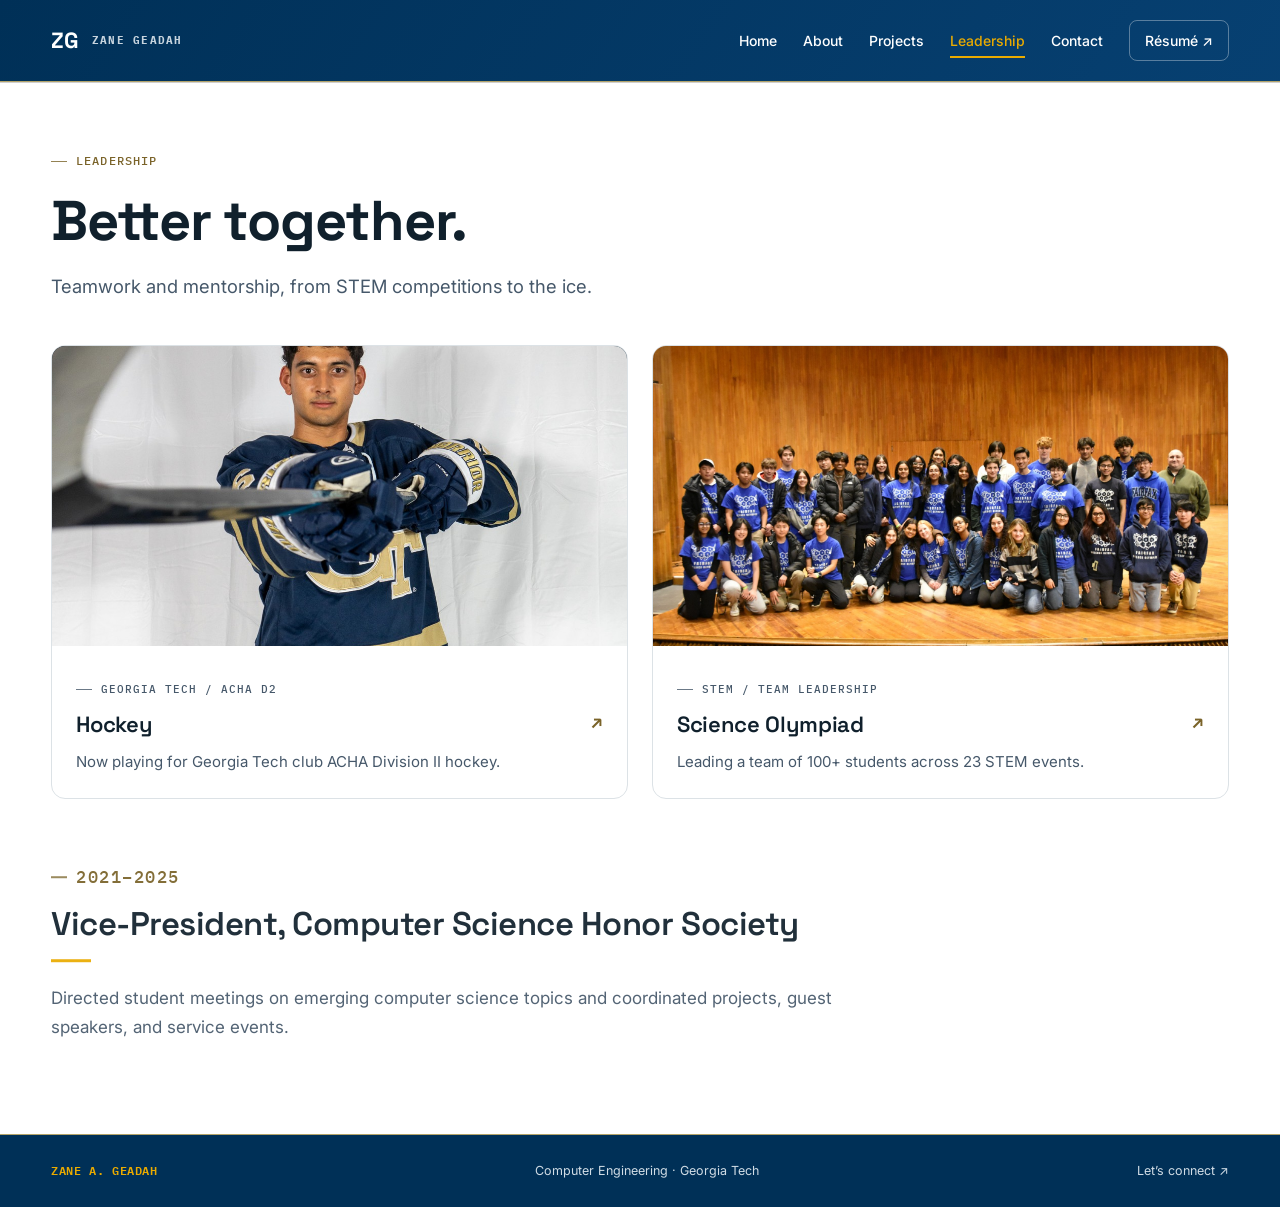
<file: leadership.html>
<!doctype html><html lang="en"><head><meta charset="utf-8"><meta name="viewport" content="width=device-width,initial-scale=1"><title>Leadership | Zane Geadah</title><meta name="description" content="Zane Geadah — Georgia Tech computer engineering student. Projects, research, leadership, and a GT Movies Store walkthrough."><meta name="theme-color" content="#003057"><link rel="icon" href="data:image/svg+xml,%3Csvg xmlns='http://www.w3.org/2000/svg' viewBox='0 0 64 64'%3E%3Crect width='64' height='64' rx='14' fill='%23003057'/%3E%3Ctext x='32' y='41' font-family='Georgia,serif' font-size='26' fill='%23eaab00' text-anchor='middle'%3EZG%3C/text%3E%3C/svg%3E"><link rel="preconnect" href="https://fonts.googleapis.com"><link rel="preconnect" href="https://fonts.gstatic.com" crossorigin><link rel="stylesheet" href="https://fonts.googleapis.com/css2?family=Space+Grotesk:wght@500;600;700&family=Inter:wght@400;500;600;700&family=IBM+Plex+Mono:wght@400;500;600&display=swap"><link rel="stylesheet" href="style.css"></head><body><a class="skip" href="#main">Skip to content</a><header><a class="brand" href="index.html">ZG<span>ZANE GEADAH</span></a><button class="nav-toggle" type="button" aria-expanded="false" aria-controls="site-nav"><span class="nav-toggle-bars" aria-hidden="true"></span><span class="visually-hidden">Menu</span></button><nav id="site-nav" aria-label="Main navigation"><a href="index.html">Home</a><a href="about.html">About</a><a href="projects.html">Projects</a><a href="leadership.html" aria-current="page">Leadership</a><a href="contact.html">Contact</a><a class="resume" href="assets/Zane-Geadah-Resume.pdf" target="_blank" rel="noopener">Résumé ↗</a></nav></header><main id="main"><section class="page-heading wrap"><p class="eyebrow">LEADERSHIP</p><h1>Better together.</h1><p class="lede">Teamwork and mentorship, from STEM competitions to the ice.</p></section><section class="wrap cards leadership-cards"><a class="card" href="hockey.html"><div class="card-image"><img src="assets/gt-hockey.jpg" alt="" loading="lazy"></div><div class="card-copy"><p class="eyebrow">GEORGIA TECH / ACHA D2</p><h2>Hockey<span aria-hidden="true">↗</span></h2><p>Now playing for Georgia Tech club ACHA Division II hockey.</p></div></a><a class="card" href="science-olympiad.html"><div class="card-image"><img src="assets/olympiad-team.jpg" alt="" loading="lazy"></div><div class="card-copy"><p class="eyebrow">STEM / TEAM LEADERSHIP</p><h2>Science Olympiad<span aria-hidden="true">↗</span></h2><p>Leading a team of 100+ students across 23 STEM events.</p></div></a></section><section class="wrap honor-society prose"><p class="eyebrow">2021–2025</p><h2>Vice-President, Computer Science Honor Society</h2><p>Directed student meetings on emerging computer science topics and coordinated projects, guest speakers, and service events.</p></section></main><footer><a class="footer-name" href="index.html">ZANE A. GEADAH</a><span>Computer Engineering · Georgia Tech</span><a href="mailto:zageadah@gmail.com">Let’s connect ↗</a></footer><dialog id="image-viewer" aria-label="Project image detail"><button id="close-viewer" aria-label="Close image">Close ×</button><img id="viewer-image" alt=""><p id="viewer-caption"></p></dialog><script src="assets/vendor/anime.min.js"></script><script src="site.js"></script><script src="motion.js"></script></body></html>
</file>
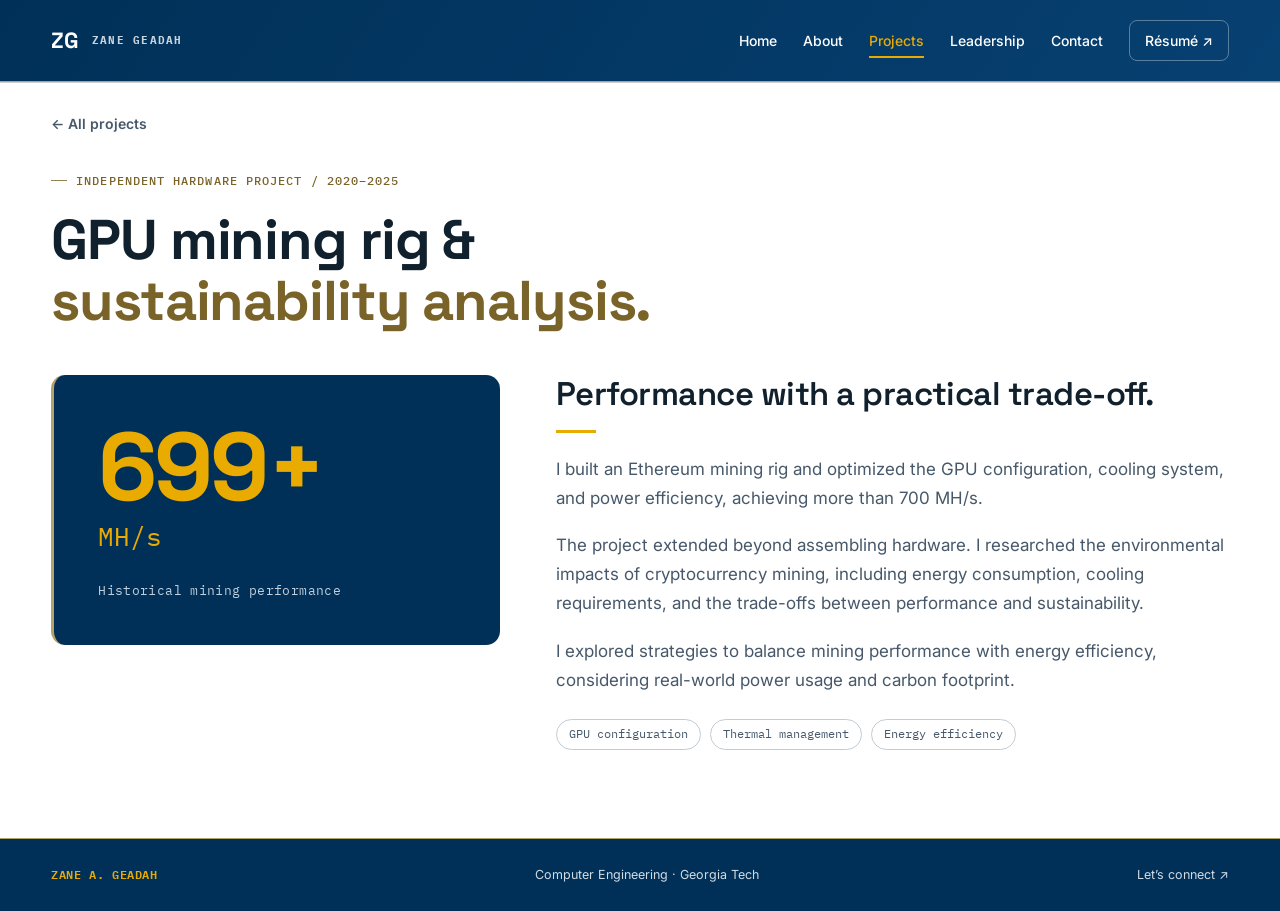
<file: mining-rig.html>
<!doctype html><html lang="en"><head><meta charset="utf-8"><meta name="viewport" content="width=device-width,initial-scale=1"><title>GPU mining rig | Zane Geadah</title><meta name="description" content="Zane Geadah — Georgia Tech computer engineering student. Projects, research, leadership, and a GT Movies Store walkthrough."><meta name="theme-color" content="#003057"><link rel="icon" href="data:image/svg+xml,%3Csvg xmlns='http://www.w3.org/2000/svg' viewBox='0 0 64 64'%3E%3Crect width='64' height='64' rx='14' fill='%23003057'/%3E%3Ctext x='32' y='41' font-family='Georgia,serif' font-size='26' fill='%23eaab00' text-anchor='middle'%3EZG%3C/text%3E%3C/svg%3E"><link rel="preconnect" href="https://fonts.googleapis.com"><link rel="preconnect" href="https://fonts.gstatic.com" crossorigin><link rel="stylesheet" href="https://fonts.googleapis.com/css2?family=Space+Grotesk:wght@500;600;700&family=Inter:wght@400;500;600;700&family=IBM+Plex+Mono:wght@400;500;600&display=swap"><link rel="stylesheet" href="style.css"></head><body><a class="skip" href="#main">Skip to content</a><header><a class="brand" href="index.html">ZG<span>ZANE GEADAH</span></a><button class="nav-toggle" type="button" aria-expanded="false" aria-controls="site-nav"><span class="nav-toggle-bars" aria-hidden="true"></span><span class="visually-hidden">Menu</span></button><nav id="site-nav" aria-label="Main navigation"><a href="index.html">Home</a><a href="about.html">About</a><a href="projects.html" aria-current="page">Projects</a><a href="leadership.html">Leadership</a><a href="contact.html">Contact</a><a class="resume" href="assets/Zane-Geadah-Resume.pdf" target="_blank" rel="noopener">Résumé ↗</a></nav></header><main id="main"><div class="wrap breadcrumb"><a href="projects.html">← All projects</a></div><section class="page-heading wrap"><p class="eyebrow">INDEPENDENT HARDWARE PROJECT / 2020–2025</p><h1>GPU mining rig &amp;<br><em>sustainability analysis.</em></h1></section><section class="wrap mining-layout"><div class="mining-metric"><strong data-count="700" data-suffix="+">700+</strong><span>MH/s</span><p>Historical mining performance</p></div><div class="prose"><h2>Performance with a practical trade-off.</h2><p>I built an Ethereum mining rig and optimized the GPU configuration, cooling system, and power efficiency, achieving more than 700 MH/s.</p><p>The project extended beyond assembling hardware. I researched the environmental impacts of cryptocurrency mining, including energy consumption, cooling requirements, and the trade-offs between performance and sustainability.</p><p>I explored strategies to balance mining performance with energy efficiency, considering real-world power usage and carbon footprint.</p><div class="tags"><span>GPU configuration</span><span>Thermal management</span><span>Energy efficiency</span></div></div></section></main><footer><a class="footer-name" href="index.html">ZANE A. GEADAH</a><span>Computer Engineering · Georgia Tech</span><a href="mailto:zageadah@gmail.com">Let’s connect ↗</a></footer><dialog id="image-viewer" aria-label="Project image detail"><button id="close-viewer" aria-label="Close image">Close ×</button><img id="viewer-image" alt=""><p id="viewer-caption"></p></dialog><script src="assets/vendor/anime.min.js"></script><script src="site.js"></script><script src="motion.js"></script></body></html>
</file>
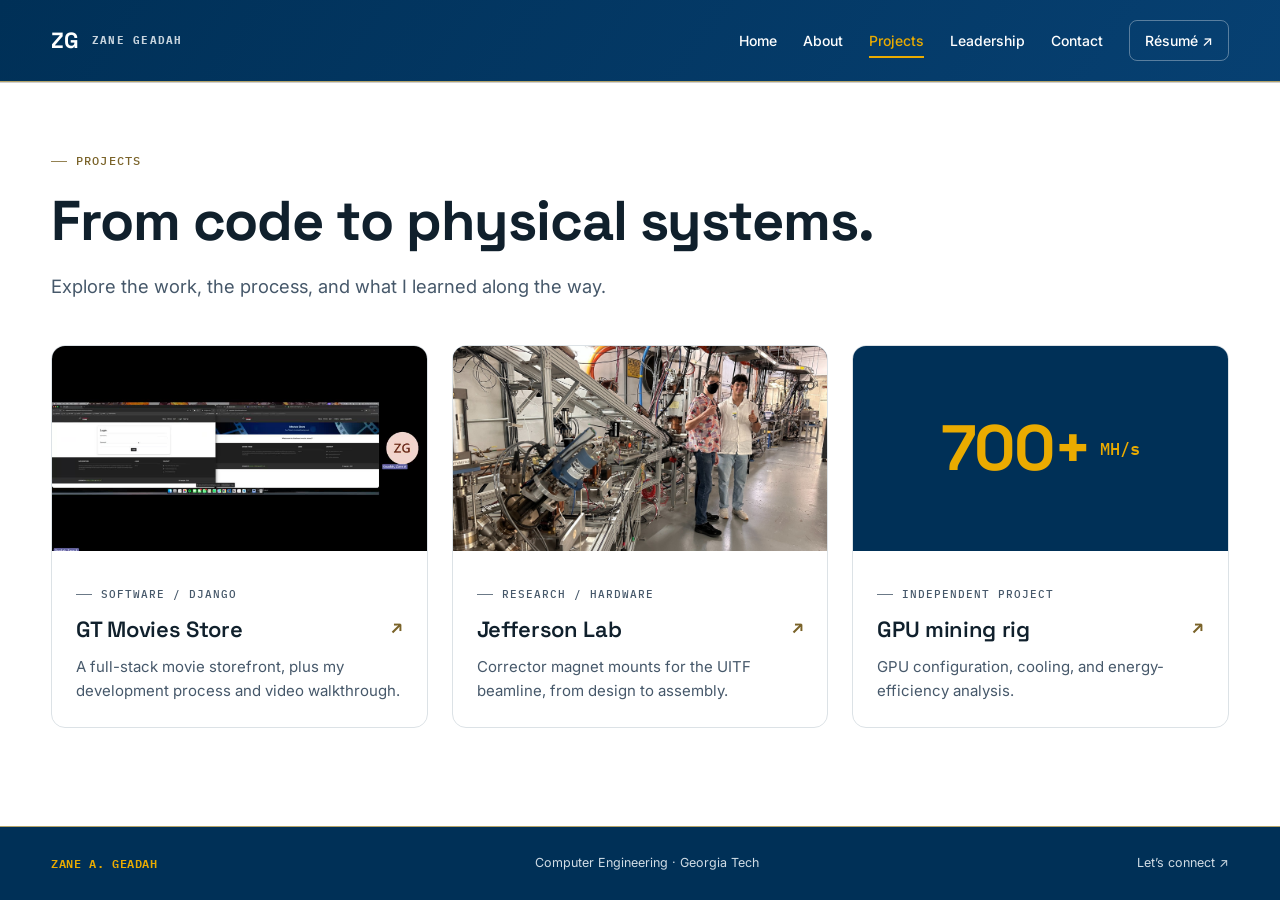
<file: projects.html>
<!doctype html><html lang="en"><head><meta charset="utf-8"><meta name="viewport" content="width=device-width,initial-scale=1"><title>Projects | Zane Geadah</title><meta name="description" content="Zane Geadah — Georgia Tech computer engineering student. Projects, research, leadership, and a GT Movies Store walkthrough."><meta name="theme-color" content="#003057"><link rel="icon" href="data:image/svg+xml,%3Csvg xmlns='http://www.w3.org/2000/svg' viewBox='0 0 64 64'%3E%3Crect width='64' height='64' rx='14' fill='%23003057'/%3E%3Ctext x='32' y='41' font-family='Georgia,serif' font-size='26' fill='%23eaab00' text-anchor='middle'%3EZG%3C/text%3E%3C/svg%3E"><link rel="preconnect" href="https://fonts.googleapis.com"><link rel="preconnect" href="https://fonts.gstatic.com" crossorigin><link rel="stylesheet" href="https://fonts.googleapis.com/css2?family=Space+Grotesk:wght@500;600;700&family=Inter:wght@400;500;600;700&family=IBM+Plex+Mono:wght@400;500;600&display=swap"><link rel="stylesheet" href="style.css"></head><body><a class="skip" href="#main">Skip to content</a><header><a class="brand" href="index.html">ZG<span>ZANE GEADAH</span></a><button class="nav-toggle" type="button" aria-expanded="false" aria-controls="site-nav"><span class="nav-toggle-bars" aria-hidden="true"></span><span class="visually-hidden">Menu</span></button><nav id="site-nav" aria-label="Main navigation"><a href="index.html">Home</a><a href="about.html">About</a><a href="projects.html" aria-current="page">Projects</a><a href="leadership.html">Leadership</a><a href="contact.html">Contact</a><a class="resume" href="assets/Zane-Geadah-Resume.pdf" target="_blank" rel="noopener">Résumé ↗</a></nav></header><main id="main"><section class="page-heading wrap"><p class="eyebrow">PROJECTS</p><h1>From code to physical systems.</h1><p class="lede">Explore the work, the process, and what I learned along the way.</p></section><section class="wrap project-list cards"><a class="card" href="gt-movies-store.html"><div class="card-image"><img src="assets/gt-movies-store-poster.jpg" alt="" loading="lazy"></div><div class="card-copy"><p class="eyebrow">SOFTWARE / DJANGO</p><h2>GT Movies Store<span aria-hidden="true">↗</span></h2><p>A full-stack movie storefront, plus my development process and video walkthrough.</p></div></a><a class="card" href="jefferson-lab.html"><div class="card-image"><img src="assets/uitf-beamline.jpg" alt="" loading="lazy"></div><div class="card-copy"><p class="eyebrow">RESEARCH / HARDWARE</p><h2>Jefferson Lab<span aria-hidden="true">↗</span></h2><p>Corrector magnet mounts for the UITF beamline, from design to assembly.</p></div></a><a class="card" href="mining-rig.html"><div class="card-mark" aria-hidden="true">700+ <small>MH/s</small></div><div class="card-copy"><p class="eyebrow">INDEPENDENT PROJECT</p><h2>GPU mining rig<span aria-hidden="true">↗</span></h2><p>GPU configuration, cooling, and energy-efficiency analysis.</p></div></a></section></main><footer><a class="footer-name" href="index.html">ZANE A. GEADAH</a><span>Computer Engineering · Georgia Tech</span><a href="mailto:zageadah@gmail.com">Let’s connect ↗</a></footer><dialog id="image-viewer" aria-label="Project image detail"><button id="close-viewer" aria-label="Close image">Close ×</button><img id="viewer-image" alt=""><p id="viewer-caption"></p></dialog><script src="assets/vendor/anime.min.js"></script><script src="site.js"></script><script src="motion.js"></script></body></html>
</file>
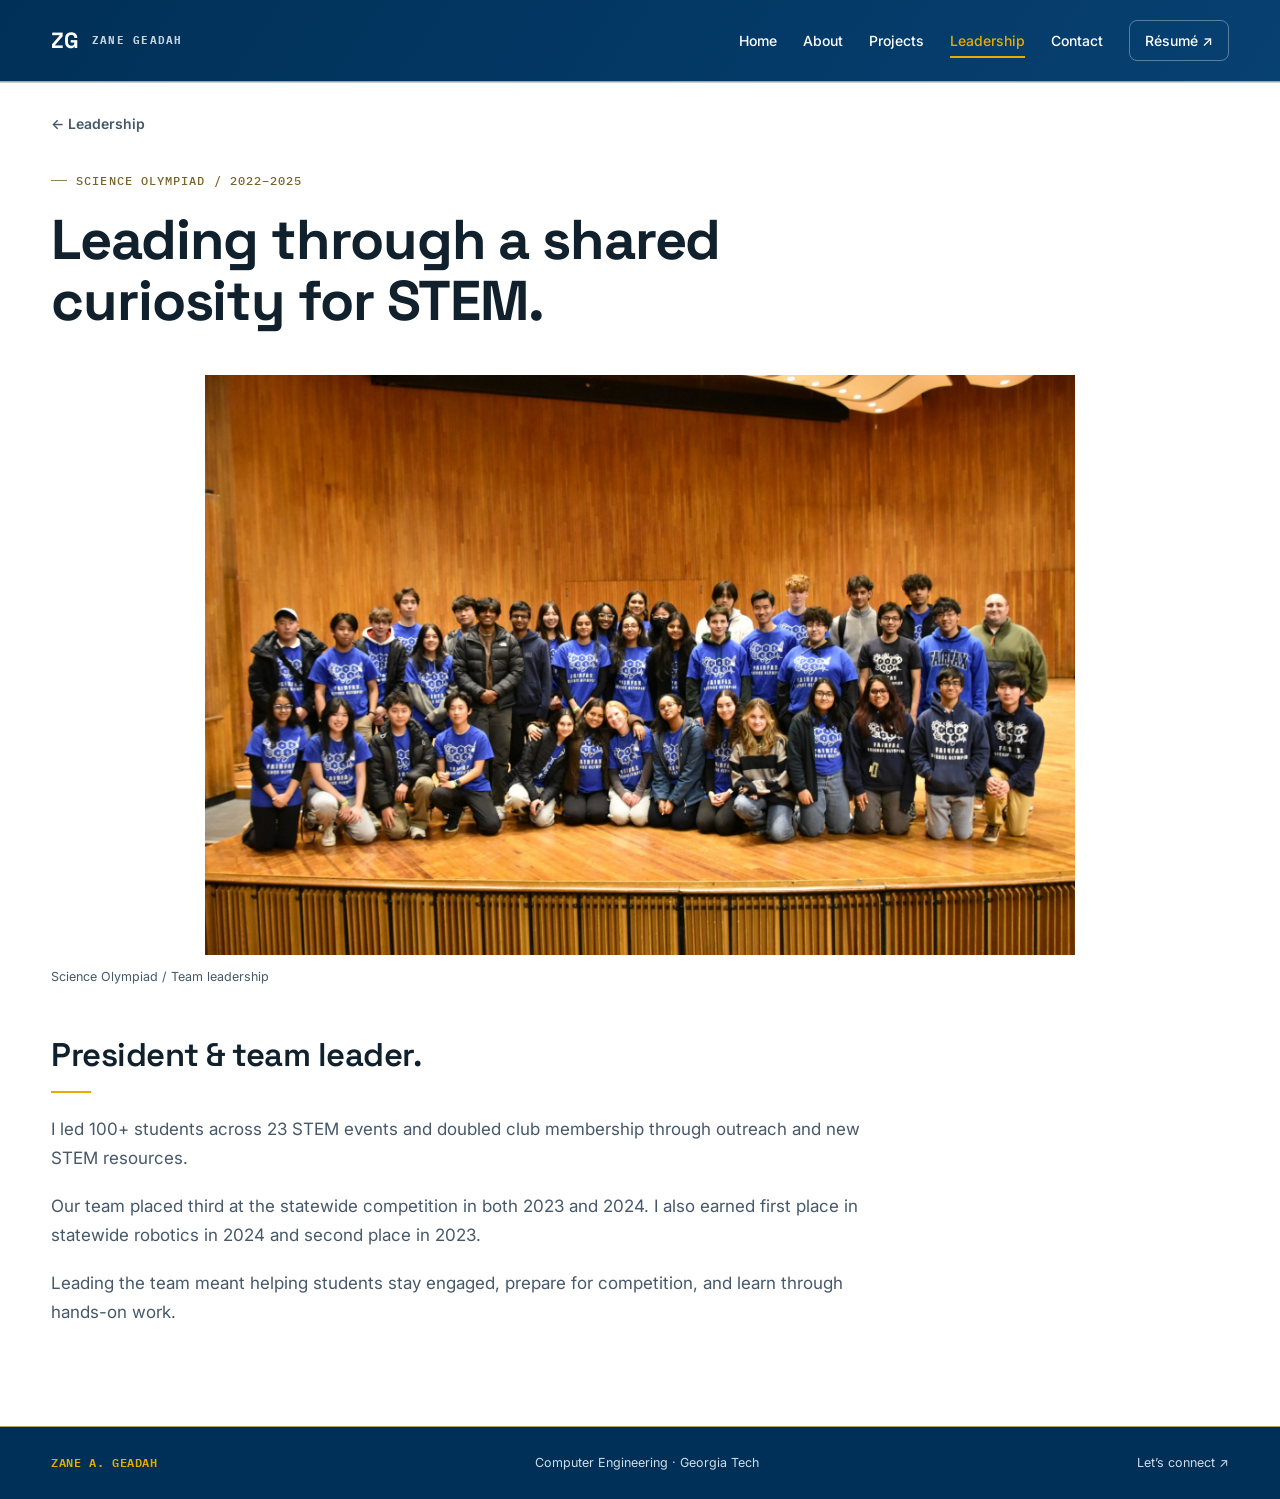
<file: science-olympiad.html>
<!doctype html><html lang="en"><head><meta charset="utf-8"><meta name="viewport" content="width=device-width,initial-scale=1"><title>Science Olympiad | Zane Geadah</title><meta name="description" content="Zane Geadah — Georgia Tech computer engineering student. Projects, research, leadership, and a GT Movies Store walkthrough."><meta name="theme-color" content="#003057"><link rel="icon" href="data:image/svg+xml,%3Csvg xmlns='http://www.w3.org/2000/svg' viewBox='0 0 64 64'%3E%3Crect width='64' height='64' rx='14' fill='%23003057'/%3E%3Ctext x='32' y='41' font-family='Georgia,serif' font-size='26' fill='%23eaab00' text-anchor='middle'%3EZG%3C/text%3E%3C/svg%3E"><link rel="preconnect" href="https://fonts.googleapis.com"><link rel="preconnect" href="https://fonts.gstatic.com" crossorigin><link rel="stylesheet" href="https://fonts.googleapis.com/css2?family=Space+Grotesk:wght@500;600;700&family=Inter:wght@400;500;600;700&family=IBM+Plex+Mono:wght@400;500;600&display=swap"><link rel="stylesheet" href="style.css"></head><body><a class="skip" href="#main">Skip to content</a><header><a class="brand" href="index.html">ZG<span>ZANE GEADAH</span></a><button class="nav-toggle" type="button" aria-expanded="false" aria-controls="site-nav"><span class="nav-toggle-bars" aria-hidden="true"></span><span class="visually-hidden">Menu</span></button><nav id="site-nav" aria-label="Main navigation"><a href="index.html">Home</a><a href="about.html">About</a><a href="projects.html">Projects</a><a href="leadership.html" aria-current="page">Leadership</a><a href="contact.html">Contact</a><a class="resume" href="assets/Zane-Geadah-Resume.pdf" target="_blank" rel="noopener">Résumé ↗</a></nav></header><main id="main"><div class="wrap breadcrumb"><a href="leadership.html">← Leadership</a></div><section class="page-heading wrap"><p class="eyebrow">SCIENCE OLYMPIAD / 2022–2025</p><h1>Leading through a shared<br>curiosity for STEM.</h1></section><section class="wrap science-layout"><figure><img src="assets/olympiad-team.jpg" alt="Zane’s Science Olympiad team on stage"><figcaption>Science Olympiad / Team leadership</figcaption></figure><div class="prose"><h2>President &amp; team leader.</h2><p>I led 100+ students across 23 STEM events and doubled club membership through outreach and new STEM resources.</p><p>Our team placed third at the statewide competition in both 2023 and 2024. I also earned first place in statewide robotics in 2024 and second place in 2023.</p><p>Leading the team meant helping students stay engaged, prepare for competition, and learn through hands-on work.</p></div></section></main><footer><a class="footer-name" href="index.html">ZANE A. GEADAH</a><span>Computer Engineering · Georgia Tech</span><a href="mailto:zageadah@gmail.com">Let’s connect ↗</a></footer><dialog id="image-viewer" aria-label="Project image detail"><button id="close-viewer" aria-label="Close image">Close ×</button><img id="viewer-image" alt=""><p id="viewer-caption"></p></dialog><script src="assets/vendor/anime.min.js"></script><script src="site.js"></script><script src="motion.js"></script></body></html>
</file>
<file: style.css>
:root{
  --navy:#003057;--navy-deep:#001b30;--navy-2:#0b4a82;
  --gold:#eaab00;--gold-muted:#b3a369;--gold-ink:#7a6329;
  --ink:#10202c;--ink-2:#46586a;
  --surface:#fff;--surface-alt:#f4f6f7;--surface-navy-alt:#082742;
  --line:#dce2e6;--line-strong:#c3ccd3;--line-on-navy:#ffffff2b;
  --radius-s:8px;--radius-m:14px;--radius-l:20px;
  --shadow-s:0 1px 2px #0a1f3010,0 2px 8px #0a1f3010;
  --shadow-m:0 4px 14px #0a1f301a,0 14px 34px #0a1f3014;
  --shadow-l:0 18px 46px #0a1f3022,0 4px 14px #0a1f3014;
  --ease:cubic-bezier(.16,.8,.24,1);
  --font-display:"Space Grotesk",system-ui,"Segoe UI",sans-serif;
  --font-body:"Inter",system-ui,"Segoe UI",Helvetica,Arial,sans-serif;
  --font-mono:"IBM Plex Mono",ui-monospace,"SFMono-Regular",Menlo,monospace;
}
*{box-sizing:border-box}
html{scroll-behavior:smooth}
body{margin:0;background:var(--surface);color:var(--ink);font:1.0625rem/1.65 var(--font-body);min-height:100vh;display:flex;flex-direction:column;-webkit-font-smoothing:antialiased;text-rendering:optimizeLegibility}
main{flex:1}
a{color:inherit;text-decoration:none}
a:hover{text-decoration:underline;text-underline-offset:5px}
a:focus-visible,button:focus-visible{outline:2.5px solid var(--gold);outline-offset:4px;border-radius:2px}
img{display:block;width:100%;height:100%;object-fit:cover}
p,h1,h2,h3,figure,dl,dd{margin:0}
.visually-hidden{position:absolute;width:1px;height:1px;padding:0;margin:-1px;overflow:hidden;clip:rect(0,0,0,0);white-space:nowrap;border:0}
.wrap{max-width:1280px;margin:auto;padding-left:clamp(20px,4vw,55px);padding-right:clamp(20px,4vw,55px)}

/* ---------- Type ---------- */
h1{font-family:var(--font-display);font-weight:700;font-size:clamp(2.3rem,1.9rem + 2vw,3.6rem);line-height:1.08;letter-spacing:-.02em}
h1 em{font-style:normal;color:var(--gold-ink)}
h2{font-family:var(--font-display);font-weight:600;font-size:clamp(1.55rem,1.35rem + 1vw,2.05rem);line-height:1.2;letter-spacing:-.015em}
h3{font-family:var(--font-display);font-weight:600;font-size:1.4rem;line-height:1.3;letter-spacing:-.01em}
.eyebrow{font-family:var(--font-mono);font-size:12px;letter-spacing:.09em;font-weight:500;display:inline-flex;align-items:center;gap:9px;text-transform:uppercase}
.eyebrow::before{content:"";width:16px;height:1.5px;background:currentColor;opacity:.8;flex:none}

/* ---------- Header / nav ---------- */
.scroll-progress{position:fixed;top:0;left:0;height:2.5px;width:0%;background:linear-gradient(90deg,var(--gold-muted),var(--gold));z-index:60;pointer-events:none}
header{background:linear-gradient(125deg,var(--navy),var(--navy-2) 160%);color:#fff;display:flex;justify-content:space-between;align-items:center;gap:20px;padding:20px max(4%,calc((100vw - 1210px)/2));border-bottom:1px solid var(--gold-muted);position:sticky;top:0;z-index:50;box-shadow:0 1px 0 #00000030;transition:padding .3s var(--ease),box-shadow .3s var(--ease)}
header.scrolled{padding-top:12px;padding-bottom:12px;box-shadow:0 10px 30px #00000030}
.brand{display:flex;align-items:center;gap:13px;font-family:var(--font-display);font-size:22px;font-weight:700;letter-spacing:-.01em;color:#fff}
.brand span{font-family:var(--font-mono);font-size:10.5px;letter-spacing:.12em;color:#c7d4de;text-transform:uppercase}
nav{display:flex;gap:26px;align-items:center;font-size:14px;font-weight:500}
nav a{padding:6px 0;position:relative;white-space:nowrap}
nav a:not(.resume)::after{content:"";position:absolute;left:0;right:0;bottom:0;height:2px;background:var(--gold);transform:scaleX(0);transform-origin:left;transition:transform .25s var(--ease)}
nav a:not(.resume):hover::after{transform:scaleX(1)}
nav a[aria-current]{color:var(--gold)}
nav a[aria-current]::after{transform:scaleX(1)}
nav .resume{border:1px solid #ffffff55;padding:8px 15px;border-radius:var(--radius-s);transition:border-color .2s,background .2s}
nav .resume:hover{border-color:var(--gold);background:#ffffff14;text-decoration:none}
.nav-toggle{display:none;width:40px;height:40px;border:1px solid #ffffff40;border-radius:var(--radius-s);background:transparent;padding:0;align-items:center;justify-content:center;cursor:pointer;flex:none}
.nav-toggle-bars,.nav-toggle-bars::before,.nav-toggle-bars::after{content:"";display:block;width:18px;height:1.5px;background:#fff;transition:transform .25s var(--ease),opacity .2s}
.nav-toggle-bars{position:relative}
.nav-toggle-bars::before{position:absolute;top:-6px}
.nav-toggle-bars::after{position:absolute;top:6px}
header.nav-open .nav-toggle-bars{background:transparent}
header.nav-open .nav-toggle-bars::before{transform:translateY(6px) rotate(45deg)}
header.nav-open .nav-toggle-bars::after{transform:translateY(-6px) rotate(-45deg)}

/* ---------- Buttons / links ---------- */
.actions{display:flex;align-items:center;gap:26px;flex-wrap:wrap;margin-top:30px}
.button{background:var(--gold);color:var(--navy-deep);display:inline-flex;align-items:center;gap:16px;padding:13px 22px;font-family:var(--font-body);font-size:14.5px;font-weight:600;border-radius:var(--radius-s);border:1px solid transparent;transition:transform .18s var(--ease),box-shadow .18s var(--ease),background .18s var(--ease)}
.button:hover{transform:translateY(-2px);box-shadow:0 14px 28px #eaab0038;text-decoration:none;background:#f5bb2a}
.button-outline{background:transparent;color:var(--navy);display:inline-flex;align-items:center;gap:16px;padding:12px 21px;font-family:var(--font-body);font-size:14.5px;font-weight:600;border-radius:var(--radius-s);border:1.5px solid var(--navy);transition:transform .18s var(--ease),box-shadow .18s var(--ease),background .18s var(--ease),color .18s var(--ease)}
.button-outline:hover{background:var(--navy);color:#fff;text-decoration:none;transform:translateY(-2px);box-shadow:0 14px 28px #00305730}
.text-link{font-weight:600;font-size:14.5px;border-bottom:1px solid var(--line-strong);padding-bottom:3px;transition:border-color .2s}
.text-link:hover{border-color:var(--ink);text-decoration:none}

/* ---------- Hero ---------- */
.home-hero{max-width:none;position:relative;overflow:hidden;background:radial-gradient(1000px 560px at 85% -12%,#0c4d80 0%,var(--navy) 55%),linear-gradient(165deg,var(--navy),var(--navy-deep));color:#fff;padding:clamp(56px,8vw,96px) max(4%,calc((100vw - 1210px)/2)) clamp(56px,7vw,80px)}
.home-hero::before,.home-hero::after{content:"";position:absolute;width:34px;height:34px;border-top:1.5px solid var(--gold-muted);border-left:1.5px solid var(--gold-muted);opacity:.55;pointer-events:none}
.home-hero::before{top:28px;left:28px}
.home-hero::after{bottom:28px;right:28px;top:auto;left:auto;border-top:none;border-left:none;border-bottom:1.5px solid var(--gold-muted);border-right:1.5px solid var(--gold-muted)}
.hero-grid{display:grid;grid-template-columns:1.35fr .8fr;gap:60px;align-items:start;position:relative}
.hero-copy .eyebrow{color:var(--gold)}
.hero-copy h1{font-size:clamp(2.6rem,2.1rem + 4vw,4.6rem);margin:20px 0 22px;letter-spacing:-.03em}
.gold{color:var(--gold)}
.hero-line{font-family:var(--font-display);font-weight:500;font-size:clamp(1.35rem,1.15rem + 1.4vw,1.9rem);line-height:1.25}
.hero-line em{font-family:Georgia,"Times New Roman",serif;font-style:italic;color:var(--gold);font-weight:400}
.intro-text{max-width:600px;color:#d2dce5;font-size:1.0625rem;line-height:1.7;margin:24px 0}
.availability{font-family:var(--font-mono);font-size:11.5px;letter-spacing:.08em;margin-top:8px;color:#c4d0dc;display:inline-flex;align-items:center;gap:9px;text-transform:uppercase}
.availability::before{content:"";width:6px;height:6px;border-radius:50%;background:var(--gold);box-shadow:0 0 0 3px #eaab0026}
.hero-plate{background:#ffffff08;border:1px solid var(--line-on-navy);border-radius:var(--radius-m);padding:26px 26px 6px;backdrop-filter:blur(6px)}
.hero-plate-title{font-family:var(--font-mono);font-size:11px;letter-spacing:.12em;color:var(--gold);text-transform:uppercase;margin-bottom:4px}
.hero-plate dl{display:flex;flex-direction:column}
.hero-plate div{display:flex;justify-content:space-between;gap:16px;padding:16px 0;border-top:1px solid var(--line-on-navy)}
.hero-plate dt{font-family:var(--font-mono);font-size:11.5px;letter-spacing:.06em;color:#a9bacb;text-transform:uppercase;flex:none;padding-top:2px}
.hero-plate dd{font-size:14.5px;line-height:1.5;color:#eef2f5;text-align:right;max-width:62%}

/* ---------- Section headers ---------- */
.section-title{display:flex;justify-content:space-between;align-items:end;gap:24px;margin-bottom:30px}
.section-title .eyebrow{color:var(--ink-2);margin-bottom:11px}
.section-title>a{font-size:14px}
.section-title h2,.prose h2{position:relative;padding-bottom:18px}
.section-title h2::after,.prose h2::after{content:"";position:absolute;left:0;bottom:0;width:40px;height:2.5px;background:var(--gold)}

/* ---------- Toolbox ---------- */
.toolbox{padding-top:60px;padding-bottom:64px;background:var(--surface-alt);border-top:1px solid var(--line);border-bottom:1px solid var(--line)}
.toolbox-groups{display:grid;grid-template-columns:1fr 1fr;gap:36px;margin-top:28px}
.toolbox-group h3{font-family:var(--font-mono);font-size:12.5px;letter-spacing:.1em;font-weight:500;color:var(--gold-ink);margin-bottom:15px;text-transform:uppercase}
.toolbox-tags{display:flex;flex-wrap:wrap;gap:10px}
.toolbox-tags span{font-family:var(--font-body);font-size:13.5px;font-weight:600;color:var(--navy);background:#fff;border:1px solid var(--line);border-radius:999px;padding:8px 16px;transition:transform .2s var(--ease),border-color .2s,box-shadow .2s}
.toolbox-tags span:hover{border-color:var(--gold-muted);box-shadow:var(--shadow-s);transform:translateY(-2px)}

/* ---------- Cards ---------- */
.home-projects{padding-top:58px;padding-bottom:72px}
.cards{display:grid;grid-template-columns:repeat(3,minmax(0,1fr));gap:24px}
.card{display:block;border:1px solid var(--line);background:#fff;border-radius:var(--radius-m);transition:transform .22s var(--ease),box-shadow .22s var(--ease),border-color .22s var(--ease);position:relative;overflow:hidden}
.card::before{content:"";position:absolute;left:0;right:0;top:0;height:3px;background:var(--gold);transform:scaleX(0);transform-origin:left;transition:transform .3s var(--ease);z-index:1}
.card:hover::before{transform:scaleX(1)}
.card:hover{transform:translateY(-5px);box-shadow:var(--shadow-l);text-decoration:none;border-color:var(--line-strong)}
.card-image{height:205px;overflow:hidden;background:var(--navy-deep)}
.card-image img{transition:transform .4s var(--ease)}
.card:hover .card-image img{transform:scale(1.045)}
.card-copy{padding:24px}
.card-copy .eyebrow{font-size:11px;color:var(--ink-2)}
.card-copy h2{font-size:22px;display:flex;justify-content:space-between;gap:13px;margin:13px 0 12px}
.card-copy h2 span{font-size:19px;color:var(--gold-ink);transition:transform .2s var(--ease)}
.card:hover .card-copy h2 span{transform:translate(3px,-3px)}
.card-copy>p:last-child{color:var(--ink-2);font-size:15px;line-height:1.6}
.card-mark{height:205px;background:var(--navy);color:var(--gold);display:flex;align-items:center;justify-content:center;font-family:var(--font-display);font-size:64px;letter-spacing:-.03em;font-weight:700;gap:9px}
.card-mark small{font-family:var(--font-mono);font-size:17px;letter-spacing:0;font-weight:500}

/* ---------- Page heading / prose ---------- */
.page-heading{padding-top:60px;padding-bottom:44px}
.page-heading .eyebrow{color:var(--gold-ink);margin-bottom:20px}
.lede{max-width:720px;margin-top:20px;color:var(--ink-2);font-size:1.15rem;line-height:1.6}
.breadcrumb{padding-top:30px;font-size:14px;color:var(--ink-2)}
.breadcrumb a{font-weight:600}
.breadcrumb+.page-heading{padding-top:26px}
.project-list{padding-bottom:80px}
.split{display:grid;grid-template-columns:.85fr 1.15fr;gap:64px;align-items:start;padding-bottom:80px}
.about-photo{height:600px;border-radius:var(--radius-m);overflow:hidden}
.about-photo img{object-position:center 40%}
figcaption{font-size:12.5px;color:var(--ink-2);padding:13px 0;line-height:1.5}
.prose h2{margin-bottom:22px}
.prose>p{color:var(--ink-2);margin-bottom:19px;font-size:1.0625rem;line-height:1.7}
.education-block{border-top:2px solid var(--gold-muted);margin-top:32px;padding-top:24px}
.education-block .eyebrow{color:var(--gold-ink);margin-bottom:9px}
.education-block p:not(.eyebrow){color:var(--ink-2);margin-top:10px}

/* ---------- Stats ---------- */
.stat-strip{padding:16px 0 78px;display:grid;grid-template-columns:repeat(4,minmax(0,1fr));gap:22px}
.stat{border-top:2.5px solid var(--gold-muted);padding:22px 4px 0}
.stat strong{display:block;font-family:var(--font-display);font-size:clamp(2.1rem,1.7rem + 2vw,3.1rem);letter-spacing:-.02em;color:var(--navy);line-height:1;font-weight:700}
.stat span{display:block;margin-top:11px;color:var(--ink-2);font-size:14px;line-height:1.5}

/* ---------- Jefferson Lab / evidence ---------- */
.lab-overview{display:grid;grid-template-columns:1fr 1.08fr;gap:48px;align-items:start}
.lab-overview figure{height:430px;border-radius:var(--radius-m);overflow:hidden}
.lab-overview img{object-position:center}
.tags{display:flex;flex-wrap:wrap;gap:9px;margin-top:24px}
.tags span{font-family:var(--font-mono);font-size:11.5px;color:var(--ink-2);border:1px solid var(--line-strong);border-radius:999px;padding:5px 12px}
.lab-process{padding-top:74px;padding-bottom:84px}
.evidence-grid{display:grid;grid-template-columns:repeat(4,minmax(0,1fr));gap:20px}
.evidence-item{appearance:none;border:0;background:none;padding:0;color:inherit;text-align:left;font:inherit;cursor:pointer}
.evidence-visual{height:210px;display:block;border:1px solid var(--line);border-radius:var(--radius-s);background:var(--surface-alt);overflow:hidden;transition:box-shadow .2s,border-color .2s}
.evidence-item:hover .evidence-visual{border-color:var(--gold-muted);box-shadow:var(--shadow-s)}
.evidence-visual img{object-fit:contain}
.evidence-caption{display:block;margin-top:14px}
.evidence-caption small{display:block;font-family:var(--font-mono);font-size:10.5px;letter-spacing:.07em;color:var(--gold-ink);text-transform:uppercase}
.evidence-caption strong{display:block;font-family:var(--font-body);font-weight:600;font-size:15.5px;line-height:1.4;margin-top:7px}
.evidence-caption strong>span{color:var(--gold-ink)}

/* ---------- Mining rig ---------- */
.mining-layout{display:grid;grid-template-columns:.8fr 1.2fr;gap:56px;padding-bottom:88px;align-items:start}
.mining-metric{background:var(--navy);color:var(--gold);padding:44px;border-radius:var(--radius-m);border-left:3px solid var(--gold-muted)}
.mining-metric strong{display:block;font-family:var(--font-display);font-size:96px;line-height:1;letter-spacing:-.03em;font-weight:700}
.mining-metric>span{font-family:var(--font-mono);font-size:26px}
.mining-metric p{font-family:var(--font-mono);font-size:12.5px;color:#c3d0dc;margin-top:22px;letter-spacing:.03em}

/* ---------- Leadership ---------- */
.leadership-cards{grid-template-columns:repeat(2,1fr)}
.leadership-cards .card-image{height:300px}
.leadership-cards .card:first-child img{object-position:center 30%}
.honor-society{padding-top:58px;padding-bottom:74px}
.honor-society .eyebrow{margin-bottom:13px;color:var(--gold-ink)}
.honor-society p{max-width:790px;color:var(--ink-2);font-size:1.0625rem;line-height:1.7}

/* ---------- Hockey / Science Olympiad ---------- */
.hockey-layout{grid-template-columns:1fr 1fr}
.hockey-layout figure{height:640px;border-radius:var(--radius-m);overflow:hidden}
.hockey-layout img{object-fit:contain;background:var(--surface-alt)}
.science-layout{padding-bottom:80px;display:grid;gap:36px}
.science-layout figure{border-radius:var(--radius-m);overflow:hidden}
.science-layout figure img{height:auto;max-height:580px;object-fit:contain}
.science-layout .prose{max-width:820px}

/* ---------- Contact ---------- */
.contact-page{padding-bottom:130px}
.email{font-family:var(--font-display);font-size:clamp(1.6rem,1.2rem + 3vw,3rem);font-weight:700;border-bottom:2px solid var(--gold-muted);padding-bottom:10px;overflow-wrap:anywhere;display:inline-block}
.contact-links{display:flex;gap:30px;flex-wrap:wrap;margin-top:38px}
.contact-links a{font-size:16px;font-weight:600}

/* ---------- Footer ---------- */
footer{display:flex;justify-content:space-between;gap:22px;align-items:center;background:var(--navy);color:#d0dce5;padding:26px max(4%,calc((100vw - 1210px)/2));font-size:12.5px;border-top:1px solid var(--gold-muted)}
.footer-name{font-family:var(--font-mono);font-weight:600;color:var(--gold);letter-spacing:.05em;font-size:12px}
.skip{position:absolute;top:-100px;background:#fff;padding:15px;z-index:70;border-radius:0 0 var(--radius-s) 0}
.skip:focus{top:0}

/* ---------- Dialog / image viewer ---------- */
dialog{border:0;padding:24px;background:#fff;border-radius:var(--radius-m);max-width:94vw;max-height:94vh;width:1100px;box-shadow:var(--shadow-l)}
dialog::backdrop{background:#001e36dd}
dialog img{height:auto;max-height:76vh;object-fit:contain;margin:auto;border-radius:var(--radius-s)}
dialog p{font-size:14px;margin-top:12px;color:var(--ink-2)}
#close-viewer{display:block;margin:0 0 15px auto;border:1px solid var(--line-strong);border-radius:var(--radius-s);background:#fff;padding:9px 16px;color:var(--ink);font:inherit;cursor:pointer}
body:has(dialog[open]){overflow:hidden}
.movie-page{padding-top:30px;padding-bottom:80px}

@media(max-width:1000px){
  nav{gap:22px}
  .wrap{padding-left:32px;padding-right:32px}
  .hero-grid{grid-template-columns:1fr;gap:36px}
  .hero-plate{max-width:480px}
  .cards{gap:18px}
  .card-copy{padding:19px}
  .card-copy h2{font-size:21px}
  .split{gap:36px}
  .about-photo{height:540px}
  .lab-overview{gap:28px}
  .evidence-grid{grid-template-columns:repeat(2,1fr)}
  .evidence-visual{height:260px}
  .mining-layout{gap:30px}
  .mining-metric{padding:32px}
  .mining-metric strong{font-size:78px}
}
@media(max-width:760px){
  header{flex-wrap:wrap;padding:16px 22px;gap:14px}
  .brand{font-size:19px}
  .brand span{font-size:10px}
  .nav-toggle{display:flex}
  nav{position:absolute;top:100%;left:0;right:0;background:var(--navy-deep);flex-direction:column;align-items:stretch;gap:2px;padding:10px 22px 18px;max-height:0;overflow:hidden;opacity:0;transition:max-height .3s var(--ease),opacity .2s var(--ease);border-bottom:1px solid var(--gold-muted)}
  header.nav-open nav{max-height:420px;opacity:1}
  nav a{padding:12px 2px}
  nav a:not(.resume)::after{display:none}
  nav .resume{text-align:center;margin-top:6px}
  .home-hero{padding:44px 22px}
  .home-hero::before,.home-hero::after{width:22px;height:22px}
  .hero-copy h1{letter-spacing:-.02em}
  .cards{grid-template-columns:1fr}
  .card-image,.card-mark{height:230px}
  .page-heading{padding-top:40px;padding-bottom:32px}
  .split,.lab-overview,.mining-layout{grid-template-columns:1fr;gap:38px}
  .about-photo{height:480px;max-width:390px;width:100%;margin:0 auto 10px}
  .lab-overview figure{height:auto}
  .lab-overview img{height:300px}
  .lab-process{padding-top:44px}
  .evidence-visual{height:180px}
  .evidence-grid{gap:24px 14px}
  .evidence-caption small{font-size:10px}
  .evidence-caption strong{font-size:14px}
  .section-title{align-items:start}
  .section-title>a{white-space:nowrap}
  .mining-metric{padding:28px}
  .hockey-layout figure{height:480px}
  .leadership-cards{grid-template-columns:1fr}
  .science-layout{gap:24px}
  .contact-page{padding-bottom:90px}
  footer{flex-wrap:wrap;padding:24px 22px;text-align:left}
  .movie-page{padding-left:15px;padding-right:15px}
  .breadcrumb{padding-top:24px}
  .prose>p{font-size:1rem}
  .stat-strip{grid-template-columns:1fr 1fr;padding-bottom:56px}
  .toolbox-groups{grid-template-columns:1fr;gap:28px}
  .toolbox{padding-top:42px;padding-bottom:46px}
}
@media(prefers-reduced-motion:reduce){
  html{scroll-behavior:auto}
  .card,header,.scroll-progress,nav{transition:none}
}

/* GT Movies Store project case study */
.projects{background:#fff;padding-bottom:30px}
.movie-project{border:1px solid var(--line);border-radius:var(--radius-m);overflow:hidden;min-width:0}
.movie-overview{display:grid;grid-template-columns:1.45fr 1fr;gap:55px;padding:44px}
.movie-description .eyebrow{color:var(--ink-2)}
.movie-description h3{font-size:clamp(1.8rem,1.4rem + 2vw,2.7rem);letter-spacing:-.02em;margin:14px 0 18px}
.movie-description>p:not(.eyebrow){color:var(--ink-2);margin:15px 0;line-height:1.7}
.movie-description .project-lead{font-size:1.35rem;color:var(--ink)!important;line-height:1.45;font-weight:500}
.project-actions{display:flex;align-items:center;gap:24px;margin-top:28px;flex-wrap:wrap}
.project-actions .button{font-size:14px;gap:14px}
.movie-capabilities{background:var(--navy);color:#fff;padding:28px;align-self:start;border-radius:var(--radius-m);border-top:3px solid var(--gold-muted)}
.movie-capabilities>div{display:flex;gap:17px;padding:22px 0;border-bottom:1px solid var(--line-on-navy)}
.movie-capabilities>div:last-of-type{border-bottom:0}
.movie-capabilities>div>span{font-family:var(--font-mono);font-size:12px;color:var(--gold);font-weight:600;width:30px;height:30px;flex:none;border-radius:50%;border:1px solid currentColor;display:flex;align-items:center;justify-content:center}
.movie-capabilities h4,.process-grid h4{margin:0 0 9px;font-family:var(--font-display);font-weight:600;font-size:19px;line-height:1.35;letter-spacing:-.01em}
.movie-capabilities p:not(.eyebrow){font-size:15px;line-height:1.6;color:#d0dbe5}
.movie-capabilities .eyebrow{color:var(--gold)}
.code-note{font-family:var(--font-mono);color:var(--gold);font-size:12.5px;display:block;margin-top:22px;overflow-wrap:anywhere}
.code-note>span{font-size:15px;margin-right:8px}
.project-process{padding:40px 44px;background:var(--surface-alt);border-top:1px solid var(--line)}
.process-heading .eyebrow{color:var(--ink-2);margin-bottom:10px}
.process-heading h3{font-size:1.7rem}
.process-grid{display:grid;grid-template-columns:repeat(3,minmax(0,1fr));gap:32px;margin-top:32px}
.process-number{display:block;font-family:var(--font-mono);font-size:11.5px;color:var(--gold-ink);font-weight:600;letter-spacing:.06em;margin-bottom:14px;text-transform:uppercase}
.process-grid p{font-size:16px;color:var(--ink-2);margin:14px 0 0;line-height:1.65}
.process-grid a{color:var(--navy-2);text-decoration:underline;text-underline-offset:3px}
.story-map{padding:40px 44px;border-top:1px solid var(--line);background:#fff}
.story-grid{display:grid;grid-template-columns:repeat(3,minmax(0,1fr));gap:22px;margin-top:32px}
.story-card{border:1px solid var(--line);background:var(--surface-alt);border-radius:var(--radius-s);padding:23px;transition:border-color .2s,box-shadow .2s}
.story-card:hover{border-color:var(--gold-muted);box-shadow:var(--shadow-s)}
.story-card h4{font-family:var(--font-display);font-weight:600;font-size:16.5px;letter-spacing:-.01em;margin:0 0 13px}
.story-ids{display:flex;flex-wrap:wrap;gap:6px;margin-bottom:14px}
.story-ids span{font-family:var(--font-mono);font-size:10.5px;font-weight:600;color:var(--navy);background:#fff;border:1px solid var(--gold-muted);border-radius:20px;padding:3px 10px}
.story-card p{margin:0;color:var(--ink-2);font-size:14.5px;line-height:1.65}
.project-video{padding:40px 44px;border-top:1px solid var(--line);background:var(--navy-deep);color:#fff}
.video-heading{display:flex;justify-content:space-between;align-items:end;gap:20px;margin-bottom:22px}
.video-heading .eyebrow{color:var(--gold);margin-bottom:10px}
.video-heading>span{font-family:var(--font-mono);font-size:12px;letter-spacing:.05em;color:var(--gold);white-space:nowrap}
.project-video video{display:block;width:100%;aspect-ratio:16/9;background:#080c11;max-height:75vh;object-fit:contain;border-radius:var(--radius-s)}
.video-footer{display:flex;gap:25px;justify-content:space-between;align-items:start;margin-top:16px;font-size:14px;color:#cbd7e1}
.video-footer a{white-space:nowrap;text-decoration:underline;color:#fff}
#gt-movies-store,#project-video{scroll-margin-top:30px}
.movie-project cite{font-style:italic}
@media(max-width:1000px){
  .movie-overview{padding:30px;gap:30px;grid-template-columns:1.2fr 1fr}
  .process-grid{gap:24px;grid-template-columns:1fr}
  .process-grid section{border-top:1px solid var(--line);padding-top:23px}
  .project-process,.project-video,.story-map{padding:30px}
  .process-grid p{max-width:850px}
  .story-grid{grid-template-columns:1fr 1fr}
}
@media(max-width:760px){
  .movie-overview{grid-template-columns:1fr;padding:24px;gap:28px}
  .movie-description .project-lead{font-size:1.2rem}
  .movie-capabilities{padding:22px}
  .project-process,.project-video,.story-map{padding:24px}
  .video-heading{align-items:start;flex-direction:column;gap:10px}
  .video-heading h3{font-size:1.4rem}
  .video-footer{flex-direction:column;gap:12px}
  .project-actions{gap:18px}
  .project-video video{max-height:none}
  .code-note{font-size:12.5px}
  .story-grid{grid-template-columns:1fr}
}
@media(max-width:390px){
  .project-process,.project-video,.movie-overview,.story-map{padding:18px}
  nav a{padding:11px 2px}
}
</file>
